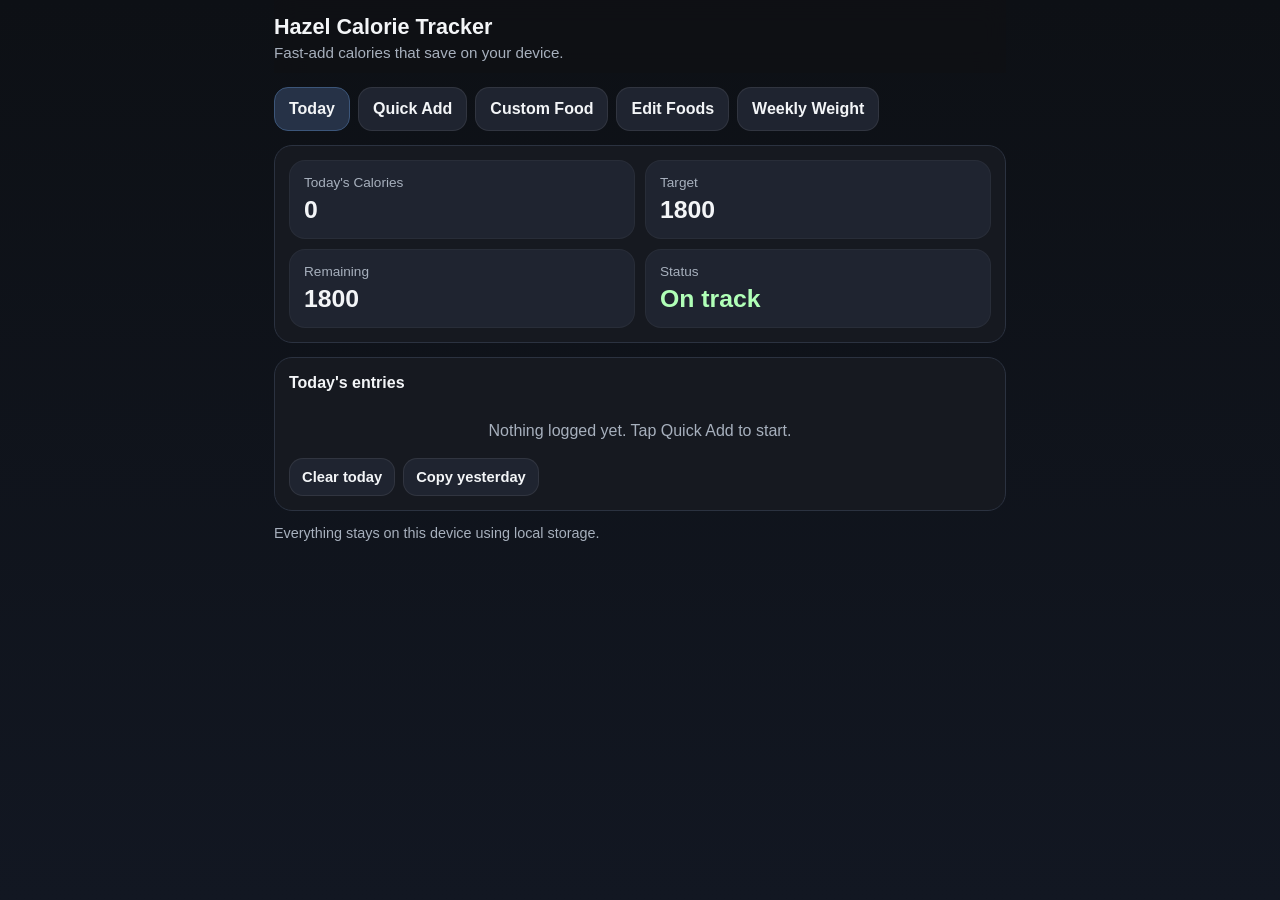
<file: calorie-tracker-v2/index.html>
<!DOCTYPE html>
<html lang="en">
<head>
  <meta charset="UTF-8" />
  <meta name="viewport" content="width=device-width, initial-scale=1.0, viewport-fit=cover" />
  <title>Hazel Calorie Tracker</title>
  <meta name="apple-mobile-web-app-capable" content="yes" />
  <style>
    :root{
      --bg:#0f1115; --card:#171a21; --card2:#1f2430; --text:#f3f5f7; --muted:#a7b0bd;
      --accent:#233042; --accentBorder:#345175; --good:#b0ffb7; --warn:#ffd48b; --bad:#ff9f9f;
      --border:#2b3240; --radius:18px;
    }
    *{box-sizing:border-box;-webkit-tap-highlight-color:transparent}
    body{margin:0;background:linear-gradient(180deg,#0d1015 0%,#121722 100%);color:var(--text);font-family:-apple-system,BlinkMacSystemFont,"Segoe UI",Roboto,sans-serif;min-height:100vh}
    .app{max-width:760px;margin:0 auto;padding:env(safe-area-inset-top) 14px calc(20px + env(safe-area-inset-bottom))}
    .header{position:sticky;top:0;z-index:5;backdrop-filter:blur(12px);background:rgba(15,17,21,.88);padding:14px 0 12px;margin-bottom:14px}
    h1{margin:0 0 4px;font-size:1.35rem}.sub{color:var(--muted);font-size:.95rem}
    .card{background:rgba(23,26,33,.95);border:1px solid var(--border);border-radius:var(--radius);padding:14px;margin-bottom:14px}
    .top-grid{display:grid;grid-template-columns:1fr 1fr;gap:10px}
    .stat{background:var(--card2);border-radius:16px;padding:14px;border:1px solid rgba(255,255,255,.04)}
    .stat-label{color:var(--muted);font-size:.85rem;margin-bottom:6px}.stat-value{font-size:1.55rem;font-weight:700}
    .good{color:var(--good)} .warn{color:var(--warn)} .bad{color:var(--bad)}
    .section-title{font-size:1rem;font-weight:700;margin:2px 0 12px}
    .tabs{display:flex;gap:8px;margin-bottom:12px;overflow-x:auto;padding-bottom:2px}
    .tab{white-space:nowrap}
    .tab.active{background:#263247;border-color:#3c567a}
    .food-row,.entry-row,.edit-row{display:grid;grid-template-columns:1fr auto auto;gap:8px;align-items:center;padding:10px 0;border-top:1px solid rgba(255,255,255,.05)}
    .food-row:first-child,.entry-row:first-child,.edit-row:first-child{border-top:0;padding-top:0}
    .food-name{font-weight:600}.food-cal,.helper,.entry-right,.footer-note,.edit-meta{color:var(--muted)}
    .food-cal,.entry-right,.helper,.footer-note,.edit-meta{font-size:.9rem}
    .qty-pill{min-width:38px;text-align:center;font-weight:700;background:var(--card2);border:1px solid rgba(255,255,255,.06);border-radius:999px;padding:10px 12px}
    .row-actions{display:flex;gap:8px;flex-wrap:wrap}
    button,input{font:inherit}
    button{border:1px solid rgba(255,255,255,.08);border-radius:14px;background:var(--card2);color:var(--text);padding:12px 14px;font-weight:700;cursor:pointer}
    button.primary{background:var(--accent);border-color:var(--accentBorder)}
    button.danger{background:#3b2023;border-color:#7a3d45}
    button:active{transform:scale(.98)}
    button.plus,button.minus{min-width:52px;font-size:1.05rem}
    button.small{padding:10px 12px;font-size:.92rem}
    input{width:100%;background:var(--card2);color:var(--text);border:1px solid rgba(255,255,255,.08);border-radius:14px;padding:12px}
    .form-grid{display:grid;grid-template-columns:1fr 110px;gap:8px;margin-bottom:10px}
    .form-grid-3{display:grid;grid-template-columns:1fr 100px 86px;gap:8px;margin-top:8px}
    .weight-list{display:grid;gap:8px;margin-top:8px}
    .weight-item{display:flex;justify-content:space-between;gap:8px;background:var(--card2);padding:10px 12px;border-radius:14px}
    .empty{text-align:center;padding:18px 10px 6px;color:var(--muted)}
    .toast{position:fixed;left:50%;bottom:22px;transform:translateX(-50%);background:#1e2b3e;border:1px solid #355073;color:white;padding:10px 14px;border-radius:999px;opacity:0;pointer-events:none;transition:opacity .2s ease}
    .toast.show{opacity:1}
    .edit-row{grid-template-columns:1fr 110px auto}
    .edit-calories{width:110px}
    @media (max-width:520px){.top-grid{grid-template-columns:1fr}.form-grid,.form-grid-3,.edit-row{grid-template-columns:1fr}}
  </style>
</head>
<body>
  <div class="app">
    <div class="header">
      <h1>Hazel Calorie Tracker</h1>
      <div class="sub">Fast-add calories that save on your device.</div>
    </div>

    <div class="tabs">
      <button class="tab active" data-tab="today">Today</button>
      <button class="tab" data-tab="foods">Quick Add</button>
      <button class="tab" data-tab="custom">Custom Food</button>
      <button class="tab" data-tab="edit">Edit Foods</button>
      <button class="tab" data-tab="weight">Weekly Weight</button>
    </div>

    <section id="today" class="tab-panel">
      <div class="card">
        <div class="top-grid">
          <div class="stat"><div class="stat-label">Today's Calories</div><div class="stat-value" id="todayCalories">0</div></div>
          <div class="stat"><div class="stat-label">Target</div><div class="stat-value">1800</div></div>
          <div class="stat"><div class="stat-label">Remaining</div><div class="stat-value" id="remainingCalories">1800</div></div>
          <div class="stat"><div class="stat-label">Status</div><div class="stat-value good" id="statusText">On track</div></div>
        </div>
      </div>

      <div class="card">
        <div class="section-title">Today's entries</div>
        <div id="entriesList"></div>
        <div id="entriesEmpty" class="empty">Nothing logged yet. Tap Quick Add to start.</div>
        <div class="row-actions" style="margin-top:12px;">
          <button id="clearTodayBtn" class="small">Clear today</button>
          <button id="copyYesterdayBtn" class="small">Copy yesterday</button>
        </div>
      </div>
    </section>

    <section id="foods" class="tab-panel" style="display:none;">
      <div class="card">
        <div class="section-title">Quick add foods</div>
        <div class="helper" style="margin-bottom:10px;">Tap + to add one serving. Tap − to remove one serving from today.</div>
        <div id="foodsList"></div>
      </div>
    </section>

    <section id="custom" class="tab-panel" style="display:none;">
      <div class="card">
        <div class="section-title">Add a custom food</div>
        <div class="form-grid">
          <input id="customName" placeholder="Food name" />
          <input id="customCalories" type="number" min="0" step="1" placeholder="Calories" />
        </div>
        <button id="addCustomFoodBtn" class="primary">Save custom food</button>
        <div class="helper" style="margin-top:10px;">Example: brand-specific serving sizes, frozen meals, sauces, whatever.</div>
      </div>
    </section>

    <section id="edit" class="tab-panel" style="display:none;">
      <div class="card">
        <div class="section-title">Edit foods</div>
        <div class="helper" style="margin-bottom:10px;">Change calorie amounts here whenever the brand or serving size changes. This updates future entries.</div>
        <div id="editFoodsList"></div>
      </div>
    </section>

    <section id="weight" class="tab-panel" style="display:none;">
      <div class="card">
        <div class="section-title">Weekly weight tracker</div>
        <div class="form-grid-3">
          <input id="weightDate" type="date" />
          <input id="weightValue" type="number" min="0" step="0.1" placeholder="lbs" />
          <button id="addWeightBtn" class="primary">Add</button>
        </div>
        <div class="helper" style="margin-top:10px;">One weigh-in a week is enough.</div>
        <div class="weight-list" id="weightList"></div>
        <div id="weightEmpty" class="empty">No weigh-ins yet.</div>
      </div>
    </section>

    <div class="footer-note">Everything stays on this device using local storage.</div>
  </div>
  <div class="toast" id="toast"></div>

  <script>
    (function () {
      const STORAGE_KEY = 'hazel_calorie_tracker_v3';
      const TARGET_CALORIES = 1800;

      const defaultFoods = [
        { id: 'egg', name: 'Egg', calories: 70 },
        { id: 'bagel', name: 'Plain Bagel', calories: 270 },
        { id: 'cheese', name: 'Cheese Slice', calories: 90 },
        { id: 'ham', name: 'Deli Ham Serving', calories: 60 },
        { id: 'tots', name: 'Tater Tots (1 cup)', calories: 180 },
        { id: 'sausage', name: 'Sausage Serving', calories: 180 },
        { id: 'lettuce', name: 'Lettuce (big nacho amount)', calories: 15 },
        { id: 'chips', name: 'Tortilla Chips Serving', calories: 150 },
        { id: 'ground_beef', name: 'Ground Beef Serving', calories: 200 }
      ];

      function showToast(message) {
        const toast = document.getElementById('toast');
        toast.textContent = message;
        toast.classList.add('show');
        clearTimeout(showToast.timeoutId);
        showToast.timeoutId = setTimeout(() => toast.classList.remove('show'), 1100);
      }

      function dateKey(offsetDays = 0) {
        const d = new Date();
        d.setDate(d.getDate() + offsetDays);
        const year = d.getFullYear();
        const month = String(d.getMonth() + 1).padStart(2, '0');
        const day = String(d.getDate()).padStart(2, '0');
        return `${year}-${month}-${day}`;
      }

      function loadState() {
        try {
          const raw = localStorage.getItem(STORAGE_KEY);
          if (!raw) return { foods: defaultFoods.slice(), logs: {}, weights: [] };
          const parsed = JSON.parse(raw);
          return {
            foods: Array.isArray(parsed.foods) ? parsed.foods : defaultFoods.slice(),
            logs: parsed.logs && typeof parsed.logs === 'object' ? parsed.logs : {},
            weights: Array.isArray(parsed.weights) ? parsed.weights : []
          };
        } catch (error) {
          return { foods: defaultFoods.slice(), logs: {}, weights: [] };
        }
      }

      let state = loadState();

      function saveState() {
        localStorage.setItem(STORAGE_KEY, JSON.stringify(state));
      }

      function getTodayEntries() {
        return Array.isArray(state.logs[dateKey(0)]) ? state.logs[dateKey(0)] : [];
      }

      function setTodayEntries(entries) {
        state.logs[dateKey(0)] = entries;
        saveState();
        renderAll();
      }

      function addFood(foodId) {
        const food = state.foods.find(item => item.id === foodId);
        if (!food) return;
        const entries = getTodayEntries().map(item => ({ ...item }));
        const existing = entries.find(item => item.foodId === foodId);
        if (existing) {
          existing.quantity += 1;
          existing.calories = food.calories;
          existing.name = food.name;
        } else {
          entries.push({ foodId: food.id, name: food.name, calories: food.calories, quantity: 1 });
        }
        setTodayEntries(entries);
        showToast(`Added 1 ${food.name}`);
      }

      function removeFood(foodId) {
        const entries = getTodayEntries().map(item => ({ ...item }));
        const existing = entries.find(item => item.foodId === foodId);
        if (!existing) return;
        existing.quantity -= 1;
        setTodayEntries(entries.filter(item => item.quantity > 0));
      }

      function updateFoodCalories(foodId, newCalories) {
        const food = state.foods.find(item => item.id === foodId);
        if (!food) return;
        food.calories = newCalories;
        saveState();
        renderAll();
        showToast('Calories updated');
      }

      function renameFood(foodId, newName) {
        const food = state.foods.find(item => item.id === foodId);
        if (!food) return;
        food.name = newName;
        saveState();
        renderAll();
        showToast('Food updated');
      }

      function deleteFood(foodId) {
        state.foods = state.foods.filter(item => item.id !== foodId);
        const todayEntries = getTodayEntries().filter(item => item.foodId !== foodId);
        state.logs[dateKey(0)] = todayEntries;
        saveState();
        renderAll();
        showToast('Food deleted');
      }

      function renderToday() {
        const entries = getTodayEntries();
        const list = document.getElementById('entriesList');
        const empty = document.getElementById('entriesEmpty');
        list.innerHTML = '';

        let total = 0;
        for (const entry of entries) {
          const entryTotal = entry.calories * entry.quantity;
          total += entryTotal;
          const row = document.createElement('div');
          row.className = 'entry-row';
          row.innerHTML = `
            <div>
              <div class="food-name">${entry.name}</div>
              <div class="food-cal">${entry.calories} cal × ${entry.quantity}</div>
            </div>
            <div class="entry-right">${entryTotal} cal</div>
            <div class="row-actions">
              <button class="minus small" data-action="remove" data-id="${entry.foodId}">−</button>
              <button class="plus primary small" data-action="add" data-id="${entry.foodId}">+</button>
            </div>
          `;
          list.appendChild(row);
        }

        empty.style.display = entries.length ? 'none' : 'block';
        document.getElementById('todayCalories').textContent = total;
        const remaining = TARGET_CALORIES - total;
        document.getElementById('remainingCalories').textContent = remaining;
        const status = document.getElementById('statusText');
        status.className = 'stat-value';
        if (remaining >= 400) {
          status.textContent = 'On track';
          status.classList.add('good');
        } else if (remaining >= 0) {
          status.textContent = 'Close';
          status.classList.add('warn');
        } else {
          status.textContent = 'Over';
          status.classList.add('bad');
        }
      }

      function renderFoods() {
        const foodsList = document.getElementById('foodsList');
        const todayEntries = getTodayEntries();
        foodsList.innerHTML = '';
        for (const food of state.foods) {
          const todayEntry = todayEntries.find(item => item.foodId === food.id);
          const quantity = todayEntry ? todayEntry.quantity : 0;
          const row = document.createElement('div');
          row.className = 'food-row';
          row.innerHTML = `
            <div>
              <div class="food-name">${food.name}</div>
              <div class="food-cal">${food.calories} cal per serving</div>
            </div>
            <div class="qty-pill">${quantity}</div>
            <div class="row-actions">
              <button class="minus" data-action="remove" data-id="${food.id}">−</button>
              <button class="plus primary" data-action="add" data-id="${food.id}">+</button>
            </div>
          `;
          foodsList.appendChild(row);
        }
      }

      function renderEditFoods() {
        const editFoodsList = document.getElementById('editFoodsList');
        editFoodsList.innerHTML = '';
        for (const food of state.foods) {
          const row = document.createElement('div');
          row.className = 'edit-row';
          row.innerHTML = `
            <div>
              <input value="${food.name.replace(/"/g, '&quot;')}" data-edit-name="${food.id}" />
              <div class="edit-meta">Current serving: ${food.calories} calories</div>
            </div>
            <input class="edit-calories" type="number" min="0" step="1" value="${food.calories}" data-edit-calories="${food.id}" />
            <div class="row-actions">
              <button class="primary small" data-action="save-edit" data-id="${food.id}">Save</button>
              <button class="danger small" data-action="delete-food" data-id="${food.id}">Delete</button>
            </div>
          `;
          editFoodsList.appendChild(row);
        }
      }

      function renderWeights() {
        const list = document.getElementById('weightList');
        const empty = document.getElementById('weightEmpty');
        list.innerHTML = '';
        const sorted = [...state.weights].sort((a, b) => b.date.localeCompare(a.date));
        for (const item of sorted) {
          const row = document.createElement('div');
          row.className = 'weight-item';
          row.innerHTML = `<span>${item.date}</span><span>${item.weight} lbs</span>`;
          list.appendChild(row);
        }
        empty.style.display = sorted.length ? 'none' : 'block';
      }

      function renderAll() {
        renderToday();
        renderFoods();
        renderEditFoods();
        renderWeights();
      }

      function switchTab(tabName) {
        document.querySelectorAll('.tab').forEach(tab => {
          tab.classList.toggle('active', tab.dataset.tab === tabName);
        });
        document.querySelectorAll('.tab-panel').forEach(panel => {
          panel.style.display = panel.id === tabName ? 'block' : 'none';
        });
      }

      document.addEventListener('click', function (event) {
        const button = event.target.closest('[data-action]');
        if (button) {
          const action = button.dataset.action;
          const id = button.dataset.id;
          if (action === 'add') return void addFood(id);
          if (action === 'remove') return void removeFood(id);
          if (action === 'save-edit') {
            const nameInput = document.querySelector(`[data-edit-name="${id}"]`);
            const caloriesInput = document.querySelector(`[data-edit-calories="${id}"]`);
            const newName = nameInput.value.trim();
            const newCalories = Number(caloriesInput.value);
            if (!newName || !Number.isFinite(newCalories) || newCalories < 0) {
              alert('Add a valid name and calories first.');
              return;
            }
            renameFood(id, newName);
            updateFoodCalories(id, newCalories);
            return;
          }
          if (action === 'delete-food') {
            if (!confirm('Delete this food?')) return;
            deleteFood(id);
            return;
          }
        }

        const tabButton = event.target.closest('.tab');
        if (tabButton) {
          switchTab(tabButton.dataset.tab);
          return;
        }

        if (event.target.id === 'addCustomFoodBtn') {
          const nameInput = document.getElementById('customName');
          const calorieInput = document.getElementById('customCalories');
          const name = nameInput.value.trim();
          const calories = Number(calorieInput.value);
          if (!name || !Number.isFinite(calories) || calories < 0) {
            alert('Add a food name and calories first.');
            return;
          }
          state.foods.push({ id: 'custom_' + Date.now(), name, calories });
          saveState();
          nameInput.value = '';
          calorieInput.value = '';
          renderAll();
          switchTab('edit');
          showToast('Custom food saved');
          return;
        }

        if (event.target.id === 'addWeightBtn') {
          const dateInput = document.getElementById('weightDate');
          const weightInput = document.getElementById('weightValue');
          const date = dateInput.value;
          const weight = Number(weightInput.value);
          if (!date || !Number.isFinite(weight) || weight <= 0) {
            alert('Add a date and weight first.');
            return;
          }
          const existingIndex = state.weights.findIndex(item => item.date === date);
          if (existingIndex >= 0) state.weights[existingIndex].weight = weight;
          else state.weights.push({ date, weight });
          saveState();
          weightInput.value = '';
          renderWeights();
          showToast('Weight saved');
          return;
        }

        if (event.target.id === 'clearTodayBtn') {
          if (!confirm("Clear today's entries?")) return;
          state.logs[dateKey(0)] = [];
          saveState();
          renderAll();
          return;
        }

        if (event.target.id === 'copyYesterdayBtn') {
          const yesterdayEntries = state.logs[dateKey(-1)] || [];
          if (!yesterdayEntries.length) {
            alert('No entries from yesterday to copy.');
            return;
          }
          state.logs[dateKey(0)] = JSON.parse(JSON.stringify(yesterdayEntries));
          saveState();
          renderAll();
          showToast('Copied yesterday');
          return;
        }
      });

      document.getElementById('weightDate').value = dateKey(0);
      renderAll();
    })();
  </script>
</body>
</html>
</file>
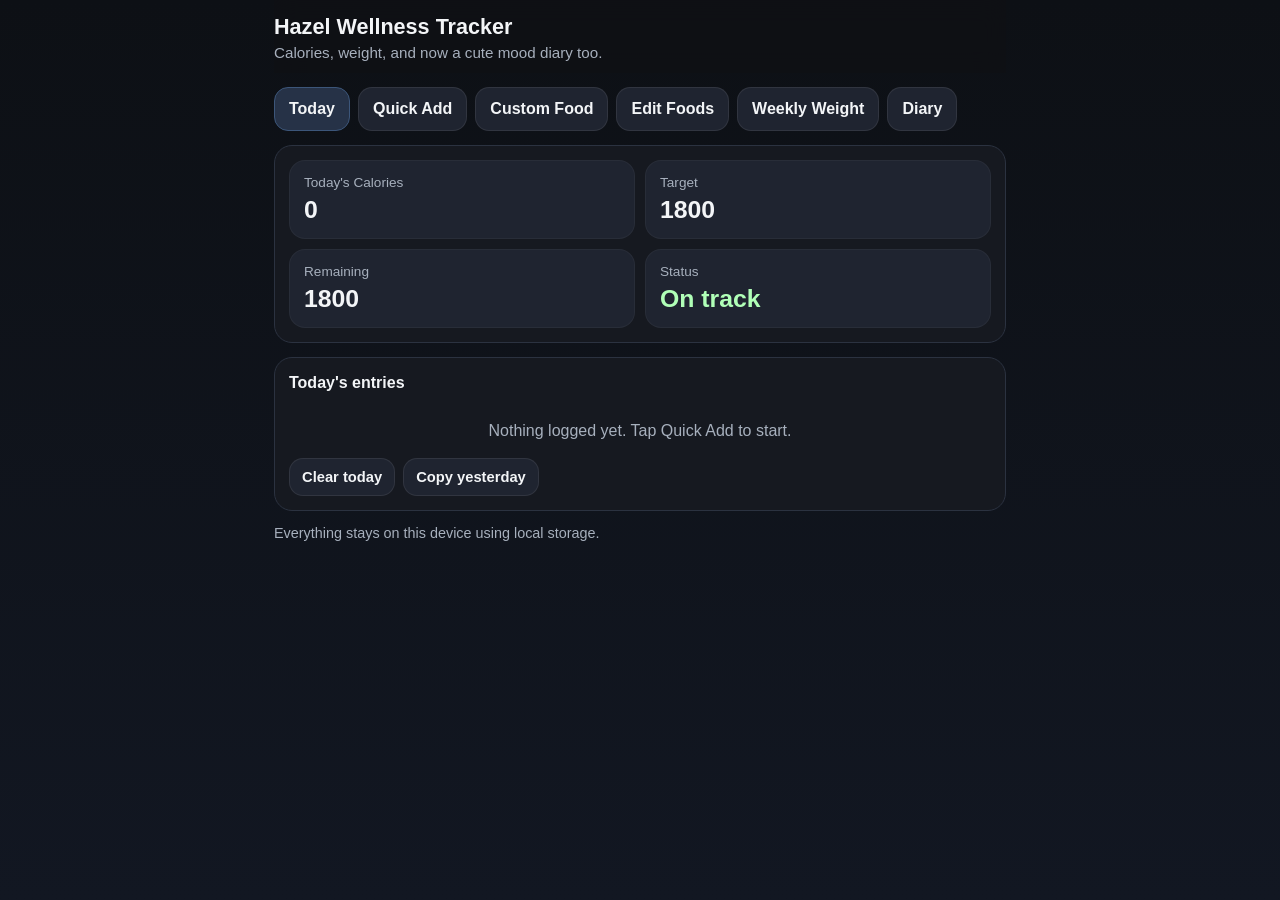
<file: calorie-tracker-v3/index.html>
<!DOCTYPE html>
<html lang="en">
<head>
  <meta charset="UTF-8" />
  <meta name="viewport" content="width=device-width, initial-scale=1.0, viewport-fit=cover" />
  <title>Hazel Wellness Tracker</title>
  <meta name="apple-mobile-web-app-capable" content="yes" />
  <style>
    :root{
      --bg:#0f1115; --card:#171a21; --card2:#1f2430; --text:#f3f5f7; --muted:#a7b0bd;
      --accent:#233042; --accentBorder:#345175; --good:#b0ffb7; --warn:#ffd48b; --bad:#ff9f9f;
      --border:#2b3240; --radius:18px;
      --pink-bg:#fff3f9; --pink-card:#ffe6f1; --pink-card-2:#ffd5e8; --pink-text:#5c2940; --pink-muted:#8d5d73; --pink-border:#efbdd2;
      --pink-accent:#f6a7c8; --pink-accent-2:#e984b1;
    }
    *{box-sizing:border-box;-webkit-tap-highlight-color:transparent}
    body{margin:0;background:linear-gradient(180deg,#0d1015 0%,#121722 100%);color:var(--text);font-family:-apple-system,BlinkMacSystemFont,"Segoe UI",Roboto,sans-serif;min-height:100vh}
    .app{max-width:760px;margin:0 auto;padding:env(safe-area-inset-top) 14px calc(20px + env(safe-area-inset-bottom))}
    .header{position:sticky;top:0;z-index:5;backdrop-filter:blur(12px);background:rgba(15,17,21,.88);padding:14px 0 12px;margin-bottom:14px}
    h1{margin:0 0 4px;font-size:1.35rem}.sub{color:var(--muted);font-size:.95rem}
    .card{background:rgba(23,26,33,.95);border:1px solid var(--border);border-radius:var(--radius);padding:14px;margin-bottom:14px}
    .top-grid{display:grid;grid-template-columns:1fr 1fr;gap:10px}
    .stat{background:var(--card2);border-radius:16px;padding:14px;border:1px solid rgba(255,255,255,.04)}
    .stat-label{color:var(--muted);font-size:.85rem;margin-bottom:6px}.stat-value{font-size:1.55rem;font-weight:700}
    .good{color:var(--good)} .warn{color:var(--warn)} .bad{color:var(--bad)}
    .section-title{font-size:1rem;font-weight:700;margin:2px 0 12px}
    .tabs{display:flex;gap:8px;margin-bottom:12px;overflow-x:auto;padding-bottom:2px}
    .tab{white-space:nowrap}
    .tab.active{background:#263247;border-color:#3c567a}
    .food-row,.entry-row,.edit-row,.diary-bar-row{display:grid;gap:8px;align-items:center;padding:10px 0;border-top:1px solid rgba(255,255,255,.05)}
    .food-row:first-child,.entry-row:first-child,.edit-row:first-child,.diary-bar-row:first-child{border-top:0;padding-top:0}
    .food-row,.entry-row{grid-template-columns:1fr auto auto}
    .edit-row{grid-template-columns:1fr 110px auto}
    .food-name{font-weight:600}.food-cal,.helper,.entry-right,.footer-note,.edit-meta{color:var(--muted)}
    .food-cal,.entry-right,.helper,.footer-note,.edit-meta{font-size:.9rem}
    .qty-pill{min-width:38px;text-align:center;font-weight:700;background:var(--card2);border:1px solid rgba(255,255,255,.06);border-radius:999px;padding:10px 12px}
    .row-actions{display:flex;gap:8px;flex-wrap:wrap}
    button,input,textarea{font:inherit}
    button{border:1px solid rgba(255,255,255,.08);border-radius:14px;background:var(--card2);color:var(--text);padding:12px 14px;font-weight:700;cursor:pointer}
    button.primary{background:var(--accent);border-color:var(--accentBorder)}
    button.danger{background:#3b2023;border-color:#7a3d45}
    button:active{transform:scale(.98)}
    button.plus,button.minus{min-width:52px;font-size:1.05rem}
    button.small{padding:10px 12px;font-size:.92rem}
    input,textarea,select{width:100%;background:var(--card2);color:var(--text);border:1px solid rgba(255,255,255,.08);border-radius:14px;padding:12px}
    textarea{min-height:130px;resize:vertical}
    .form-grid{display:grid;grid-template-columns:1fr 110px;gap:8px;margin-bottom:10px}
    .form-grid-3{display:grid;grid-template-columns:1fr 100px 86px;gap:8px;margin-top:8px}
    .weight-list{display:grid;gap:8px;margin-top:8px}
    .weight-item{display:flex;justify-content:space-between;gap:8px;background:var(--card2);padding:10px 12px;border-radius:14px}
    .empty{text-align:center;padding:18px 10px 6px;color:var(--muted)}
    .toast{position:fixed;left:50%;bottom:22px;transform:translateX(-50%);background:#1e2b3e;border:1px solid #355073;color:white;padding:10px 14px;border-radius:999px;opacity:0;pointer-events:none;transition:opacity .2s ease}
    .toast.show{opacity:1}

    .diary-shell{background:linear-gradient(180deg,var(--pink-bg),#fff);color:var(--pink-text);border-color:var(--pink-border)}
    .diary-shell .section-title,.diary-shell .helper,.diary-shell .food-cal,.diary-shell .edit-meta{color:var(--pink-muted)}
    .diary-shell input,.diary-shell textarea,.diary-shell select{background:rgba(255,255,255,.72);color:var(--pink-text);border:1px solid var(--pink-border)}
    .diary-shell button{background:var(--pink-card-2);color:var(--pink-text);border:1px solid var(--pink-border)}
    .diary-shell button.primary{background:linear-gradient(180deg,var(--pink-accent),var(--pink-accent-2));color:white;border-color:#dc7ca7}
    .diary-top{display:grid;grid-template-columns:1fr 100px;gap:8px;margin-bottom:10px}
    .diary-entry-card{background:rgba(255,255,255,.72);border:1px solid var(--pink-border);border-radius:16px;padding:12px;margin-top:12px}
    .diary-entry-head{display:flex;justify-content:space-between;gap:10px;align-items:center;margin-bottom:8px}
    .diary-entry-date{font-weight:700;color:var(--pink-text)}
    .diary-entry-score{font-weight:700;color:#a33c67}
    .diary-entry-text{white-space:pre-wrap;line-height:1.45;color:var(--pink-text)}
    .mood-bars{display:grid;gap:10px}
    .diary-bar-row{grid-template-columns:98px 1fr 52px;border-top:none;padding:0}
    .bar-label{font-size:.9rem;color:var(--pink-muted)}
    .bar-track{height:18px;background:rgba(255,255,255,.65);border:1px solid var(--pink-border);border-radius:999px;overflow:hidden}
    .bar-fill{height:100%;background:linear-gradient(90deg,#f7bdd6,#ea84b1);border-radius:999px}
    .bar-score{text-align:right;font-weight:700;color:#a33c67}

    @media (max-width:520px){
      .top-grid{grid-template-columns:1fr}
      .form-grid,.form-grid-3,.edit-row,.diary-top{grid-template-columns:1fr}
      .diary-bar-row{grid-template-columns:1fr}
      .bar-score{text-align:left}
    }
  </style>
</head>
<body>
  <div class="app">
    <div class="header">
      <h1>Hazel Wellness Tracker</h1>
      <div class="sub">Calories, weight, and now a cute mood diary too.</div>
    </div>

    <div class="tabs">
      <button class="tab active" data-tab="today">Today</button>
      <button class="tab" data-tab="foods">Quick Add</button>
      <button class="tab" data-tab="custom">Custom Food</button>
      <button class="tab" data-tab="edit">Edit Foods</button>
      <button class="tab" data-tab="weight">Weekly Weight</button>
      <button class="tab" data-tab="diary">Diary</button>
    </div>

    <section id="today" class="tab-panel">
      <div class="card">
        <div class="top-grid">
          <div class="stat"><div class="stat-label">Today's Calories</div><div class="stat-value" id="todayCalories">0</div></div>
          <div class="stat"><div class="stat-label">Target</div><div class="stat-value">1800</div></div>
          <div class="stat"><div class="stat-label">Remaining</div><div class="stat-value" id="remainingCalories">1800</div></div>
          <div class="stat"><div class="stat-label">Status</div><div class="stat-value good" id="statusText">On track</div></div>
        </div>
      </div>

      <div class="card">
        <div class="section-title">Today's entries</div>
        <div id="entriesList"></div>
        <div id="entriesEmpty" class="empty">Nothing logged yet. Tap Quick Add to start.</div>
        <div class="row-actions" style="margin-top:12px;">
          <button id="clearTodayBtn" class="small">Clear today</button>
          <button id="copyYesterdayBtn" class="small">Copy yesterday</button>
        </div>
      </div>
    </section>

    <section id="foods" class="tab-panel" style="display:none;">
      <div class="card">
        <div class="section-title">Quick add foods</div>
        <div class="helper" style="margin-bottom:10px;">Tap + to add one serving. Tap − to remove one serving from today.</div>
        <div id="foodsList"></div>
      </div>
    </section>

    <section id="custom" class="tab-panel" style="display:none;">
      <div class="card">
        <div class="section-title">Add a custom food</div>
        <div class="form-grid">
          <input id="customName" placeholder="Food name" />
          <input id="customCalories" type="number" min="0" step="1" placeholder="Calories" />
        </div>
        <button id="addCustomFoodBtn" class="primary">Save custom food</button>
        <div class="helper" style="margin-top:10px;">Example: brand-specific serving sizes, frozen meals, sauces, whatever.</div>
      </div>
    </section>

    <section id="edit" class="tab-panel" style="display:none;">
      <div class="card">
        <div class="section-title">Edit foods</div>
        <div class="helper" style="margin-bottom:10px;">Change calorie amounts here whenever the brand or serving size changes. This updates future entries.</div>
        <div id="editFoodsList"></div>
      </div>
    </section>

    <section id="weight" class="tab-panel" style="display:none;">
      <div class="card">
        <div class="section-title">Weekly weight tracker</div>
        <div class="form-grid-3">
          <input id="weightDate" type="date" />
          <input id="weightValue" type="number" min="0" step="0.1" placeholder="lbs" />
          <button id="addWeightBtn" class="primary">Add</button>
        </div>
        <div class="helper" style="margin-top:10px;">One weigh-in a week is enough.</div>
        <div class="weight-list" id="weightList"></div>
        <div id="weightEmpty" class="empty">No weigh-ins yet.</div>
      </div>
    </section>

    <section id="diary" class="tab-panel" style="display:none;">
      <div class="card diary-shell">
        <div class="section-title">Diary entry</div>
        <div class="helper" style="margin-bottom:10px;">Cute little mood log. Write whatever happened, then rate how the day felt.</div>
        <div class="diary-top">
          <input id="diaryDate" type="date" />
          <select id="diaryMood">
            <option value="1">1/10</option>
            <option value="2">2/10</option>
            <option value="3">3/10</option>
            <option value="4">4/10</option>
            <option value="5">5/10</option>
            <option value="6">6/10</option>
            <option value="7">7/10</option>
            <option value="8">8/10</option>
            <option value="9">9/10</option>
            <option value="10">10/10</option>
          </select>
        </div>
        <textarea id="diaryText" placeholder="What happened today?"></textarea>
        <div class="row-actions" style="margin-top:10px;">
          <button id="saveDiaryBtn" class="primary">Save diary entry</button>
        </div>
      </div>

      <div class="card diary-shell">
        <div class="section-title">Mood trend bars</div>
        <div class="helper" style="margin-bottom:10px;">Newest entries show first so you can spot patterns over time.</div>
        <div id="moodBars"></div>
        <div id="moodBarsEmpty" class="empty" style="color:var(--pink-muted);">No mood entries yet.</div>
      </div>

      <div class="card diary-shell">
        <div class="section-title">Diary history</div>
        <div id="diaryEntriesList"></div>
        <div id="diaryEntriesEmpty" class="empty" style="color:var(--pink-muted);">No diary entries yet.</div>
      </div>
    </section>

    <div class="footer-note">Everything stays on this device using local storage.</div>
  </div>
  <div class="toast" id="toast"></div>

  <script>
    (function () {
      const STORAGE_KEY = 'hazel_wellness_tracker_v1';
      const LEGACY_KEY = 'hazel_calorie_tracker_v3';
      const TARGET_CALORIES = 1800;

      const defaultFoods = [
        { id: 'egg', name: 'Egg', calories: 70 },
        { id: 'bagel', name: 'Plain Bagel', calories: 270 },
        { id: 'cheese', name: 'Cheese Slice', calories: 90 },
        { id: 'ham', name: 'Deli Ham Serving', calories: 60 },
        { id: 'tots', name: 'Tater Tots (1 cup)', calories: 180 },
        { id: 'sausage', name: 'Sausage Serving', calories: 180 },
        { id: 'lettuce', name: 'Lettuce (big nacho amount)', calories: 15 },
        { id: 'chips', name: 'Tortilla Chips Serving', calories: 150 },
        { id: 'ground_beef', name: 'Ground Beef Serving', calories: 200 }
      ];

      function showToast(message) {
        const toast = document.getElementById('toast');
        toast.textContent = message;
        toast.classList.add('show');
        clearTimeout(showToast.timeoutId);
        showToast.timeoutId = setTimeout(() => toast.classList.remove('show'), 1100);
      }

      function dateKey(offsetDays = 0) {
        const d = new Date();
        d.setDate(d.getDate() + offsetDays);
        const year = d.getFullYear();
        const month = String(d.getMonth() + 1).padStart(2, '0');
        const day = String(d.getDate()).padStart(2, '0');
        return `${year}-${month}-${day}`;
      }

      function prettyDate(dateString) {
        const [year, month, day] = dateString.split('-').map(Number);
        const date = new Date(year, month - 1, day);
        return date.toLocaleDateString(undefined, { month: 'long', day: 'numeric' });
      }

      function loadState() {
        try {
          const raw = localStorage.getItem(STORAGE_KEY);
          if (raw) {
            const parsed = JSON.parse(raw);
            return {
              foods: Array.isArray(parsed.foods) ? parsed.foods : defaultFoods.slice(),
              logs: parsed.logs && typeof parsed.logs === 'object' ? parsed.logs : {},
              weights: Array.isArray(parsed.weights) ? parsed.weights : [],
              diaryEntries: Array.isArray(parsed.diaryEntries) ? parsed.diaryEntries : []
            };
          }

          const legacyRaw = localStorage.getItem(LEGACY_KEY);
          if (legacyRaw) {
            const legacyParsed = JSON.parse(legacyRaw);
            return {
              foods: Array.isArray(legacyParsed.foods) ? legacyParsed.foods : defaultFoods.slice(),
              logs: legacyParsed.logs && typeof legacyParsed.logs === 'object' ? legacyParsed.logs : {},
              weights: Array.isArray(legacyParsed.weights) ? legacyParsed.weights : [],
              diaryEntries: []
            };
          }
        } catch (error) {}

        return { foods: defaultFoods.slice(), logs: {}, weights: [], diaryEntries: [] };
      }

      let state = loadState();

      function saveState() {
        localStorage.setItem(STORAGE_KEY, JSON.stringify(state));
      }

      function getTodayEntries() {
        return Array.isArray(state.logs[dateKey(0)]) ? state.logs[dateKey(0)] : [];
      }

      function setTodayEntries(entries) {
        state.logs[dateKey(0)] = entries;
        saveState();
        renderAll();
      }

      function addFood(foodId) {
        const food = state.foods.find(item => item.id === foodId);
        if (!food) return;
        const entries = getTodayEntries().map(item => ({ ...item }));
        const existing = entries.find(item => item.foodId === foodId);
        if (existing) {
          existing.quantity += 1;
          existing.calories = food.calories;
          existing.name = food.name;
        } else {
          entries.push({ foodId: food.id, name: food.name, calories: food.calories, quantity: 1 });
        }
        setTodayEntries(entries);
        showToast(`Added 1 ${food.name}`);
      }

      function removeFood(foodId) {
        const entries = getTodayEntries().map(item => ({ ...item }));
        const existing = entries.find(item => item.foodId === foodId);
        if (!existing) return;
        existing.quantity -= 1;
        setTodayEntries(entries.filter(item => item.quantity > 0));
      }

      function updateFoodCalories(foodId, newCalories) {
        const food = state.foods.find(item => item.id === foodId);
        if (!food) return;
        food.calories = newCalories;
        saveState();
        renderAll();
        showToast('Calories updated');
      }

      function renameFood(foodId, newName) {
        const food = state.foods.find(item => item.id === foodId);
        if (!food) return;
        food.name = newName;
        saveState();
        renderAll();
        showToast('Food updated');
      }

      function deleteFood(foodId) {
        state.foods = state.foods.filter(item => item.id !== foodId);
        state.logs[dateKey(0)] = getTodayEntries().filter(item => item.foodId !== foodId);
        saveState();
        renderAll();
        showToast('Food deleted');
      }

      function saveDiaryEntry(entryDate, mood, text) {
        const existingIndex = state.diaryEntries.findIndex(item => item.date === entryDate);
        const newEntry = { date: entryDate, mood, text };
        if (existingIndex >= 0) state.diaryEntries[existingIndex] = newEntry;
        else state.diaryEntries.push(newEntry);
        state.diaryEntries.sort((a, b) => b.date.localeCompare(a.date));
        saveState();
        renderDiary();
        showToast('Diary entry saved');
      }

      function deleteDiaryEntry(entryDate) {
        state.diaryEntries = state.diaryEntries.filter(item => item.date !== entryDate);
        saveState();
        renderDiary();
        showToast('Diary entry deleted');
      }

      function fillDiaryForm(entryDate) {
        const entry = state.diaryEntries.find(item => item.date === entryDate);
        if (!entry) return;
        document.getElementById('diaryDate').value = entry.date;
        document.getElementById('diaryMood').value = String(entry.mood);
        document.getElementById('diaryText').value = entry.text;
        showToast('Loaded entry for editing');
      }

      function renderToday() {
        const entries = getTodayEntries();
        const list = document.getElementById('entriesList');
        const empty = document.getElementById('entriesEmpty');
        list.innerHTML = '';

        let total = 0;
        for (const entry of entries) {
          const entryTotal = entry.calories * entry.quantity;
          total += entryTotal;
          const row = document.createElement('div');
          row.className = 'entry-row';
          row.innerHTML = `
            <div>
              <div class="food-name">${entry.name}</div>
              <div class="food-cal">${entry.calories} cal × ${entry.quantity}</div>
            </div>
            <div class="entry-right">${entryTotal} cal</div>
            <div class="row-actions">
              <button class="minus small" data-action="remove" data-id="${entry.foodId}">−</button>
              <button class="plus primary small" data-action="add" data-id="${entry.foodId}">+</button>
            </div>
          `;
          list.appendChild(row);
        }

        empty.style.display = entries.length ? 'none' : 'block';
        document.getElementById('todayCalories').textContent = total;
        const remaining = TARGET_CALORIES - total;
        document.getElementById('remainingCalories').textContent = remaining;
        const status = document.getElementById('statusText');
        status.className = 'stat-value';
        if (remaining >= 400) {
          status.textContent = 'On track';
          status.classList.add('good');
        } else if (remaining >= 0) {
          status.textContent = 'Close';
          status.classList.add('warn');
        } else {
          status.textContent = 'Over';
          status.classList.add('bad');
        }
      }

      function renderFoods() {
        const foodsList = document.getElementById('foodsList');
        const todayEntries = getTodayEntries();
        foodsList.innerHTML = '';
        for (const food of state.foods) {
          const todayEntry = todayEntries.find(item => item.foodId === food.id);
          const quantity = todayEntry ? todayEntry.quantity : 0;
          const row = document.createElement('div');
          row.className = 'food-row';
          row.innerHTML = `
            <div>
              <div class="food-name">${food.name}</div>
              <div class="food-cal">${food.calories} cal per serving</div>
            </div>
            <div class="qty-pill">${quantity}</div>
            <div class="row-actions">
              <button class="minus" data-action="remove" data-id="${food.id}">−</button>
              <button class="plus primary" data-action="add" data-id="${food.id}">+</button>
            </div>
          `;
          foodsList.appendChild(row);
        }
      }

      function renderEditFoods() {
        const editFoodsList = document.getElementById('editFoodsList');
        editFoodsList.innerHTML = '';
        for (const food of state.foods) {
          const row = document.createElement('div');
          row.className = 'edit-row';
          row.innerHTML = `
            <div>
              <input value="${food.name.replace(/"/g, '&quot;')}" data-edit-name="${food.id}" />
              <div class="edit-meta">Current serving: ${food.calories} calories</div>
            </div>
            <input class="edit-calories" type="number" min="0" step="1" value="${food.calories}" data-edit-calories="${food.id}" />
            <div class="row-actions">
              <button class="primary small" data-action="save-edit" data-id="${food.id}">Save</button>
              <button class="danger small" data-action="delete-food" data-id="${food.id}">Delete</button>
            </div>
          `;
          editFoodsList.appendChild(row);
        }
      }

      function renderWeights() {
        const list = document.getElementById('weightList');
        const empty = document.getElementById('weightEmpty');
        list.innerHTML = '';
        const sorted = [...state.weights].sort((a, b) => b.date.localeCompare(a.date));
        for (const item of sorted) {
          const row = document.createElement('div');
          row.className = 'weight-item';
          row.innerHTML = `<span>${item.date}</span><span>${item.weight} lbs</span>`;
          list.appendChild(row);
        }
        empty.style.display = sorted.length ? 'none' : 'block';
      }

      function renderDiary() {
        const moodBars = document.getElementById('moodBars');
        const moodBarsEmpty = document.getElementById('moodBarsEmpty');
        const diaryEntriesList = document.getElementById('diaryEntriesList');
        const diaryEntriesEmpty = document.getElementById('diaryEntriesEmpty');
        moodBars.innerHTML = '';
        diaryEntriesList.innerHTML = '';

        const entries = [...state.diaryEntries].sort((a, b) => b.date.localeCompare(a.date));
        moodBarsEmpty.style.display = entries.length ? 'none' : 'block';
        diaryEntriesEmpty.style.display = entries.length ? 'none' : 'block';

        for (const entry of entries) {
          const barRow = document.createElement('div');
          barRow.className = 'diary-bar-row';
          barRow.innerHTML = `
            <div class="bar-label">${prettyDate(entry.date)}</div>
            <div class="bar-track"><div class="bar-fill" style="width:${entry.mood * 10}%"></div></div>
            <div class="bar-score">${entry.mood}/10</div>
          `;
          moodBars.appendChild(barRow);

          const card = document.createElement('div');
          card.className = 'diary-entry-card';
          card.innerHTML = `
            <div class="diary-entry-head">
              <div class="diary-entry-date">${prettyDate(entry.date)}</div>
              <div class="diary-entry-score">${entry.mood}/10</div>
            </div>
            <div class="diary-entry-text">${entry.text ? entry.text.replace(/</g, '&lt;').replace(/>/g, '&gt;') : '<em>No text added.</em>'}</div>
            <div class="row-actions" style="margin-top:10px;">
              <button class="small" data-action="load-diary" data-date="${entry.date}">Edit</button>
              <button class="danger small" data-action="delete-diary" data-date="${entry.date}">Delete</button>
            </div>
          `;
          diaryEntriesList.appendChild(card);
        }
      }

      function renderAll() {
        renderToday();
        renderFoods();
        renderEditFoods();
        renderWeights();
        renderDiary();
      }

      function switchTab(tabName) {
        document.querySelectorAll('.tab').forEach(tab => {
          tab.classList.toggle('active', tab.dataset.tab === tabName);
        });
        document.querySelectorAll('.tab-panel').forEach(panel => {
          panel.style.display = panel.id === tabName ? 'block' : 'none';
        });
      }

      document.addEventListener('click', function (event) {
        const button = event.target.closest('[data-action]');
        if (button) {
          const action = button.dataset.action;
          const id = button.dataset.id;
          const date = button.dataset.date;
          if (action === 'add') return void addFood(id);
          if (action === 'remove') return void removeFood(id);
          if (action === 'save-edit') {
            const nameInput = document.querySelector(`[data-edit-name="${id}"]`);
            const caloriesInput = document.querySelector(`[data-edit-calories="${id}"]`);
            const newName = nameInput.value.trim();
            const newCalories = Number(caloriesInput.value);
            if (!newName || !Number.isFinite(newCalories) || newCalories < 0) {
              alert('Add a valid name and calories first.');
              return;
            }
            renameFood(id, newName);
            updateFoodCalories(id, newCalories);
            return;
          }
          if (action === 'delete-food') {
            if (!confirm('Delete this food?')) return;
            deleteFood(id);
            return;
          }
          if (action === 'load-diary') {
            fillDiaryForm(date);
            switchTab('diary');
            return;
          }
          if (action === 'delete-diary') {
            if (!confirm('Delete this diary entry?')) return;
            deleteDiaryEntry(date);
            return;
          }
        }

        const tabButton = event.target.closest('.tab');
        if (tabButton) {
          switchTab(tabButton.dataset.tab);
          return;
        }

        if (event.target.id === 'addCustomFoodBtn') {
          const nameInput = document.getElementById('customName');
          const calorieInput = document.getElementById('customCalories');
          const name = nameInput.value.trim();
          const calories = Number(calorieInput.value);
          if (!name || !Number.isFinite(calories) || calories < 0) {
            alert('Add a food name and calories first.');
            return;
          }
          state.foods.push({ id: 'custom_' + Date.now(), name, calories });
          saveState();
          nameInput.value = '';
          calorieInput.value = '';
          renderAll();
          switchTab('edit');
          showToast('Custom food saved');
          return;
        }

        if (event.target.id === 'addWeightBtn') {
          const dateInput = document.getElementById('weightDate');
          const weightInput = document.getElementById('weightValue');
          const date = dateInput.value;
          const weight = Number(weightInput.value);
          if (!date || !Number.isFinite(weight) || weight <= 0) {
            alert('Add a date and weight first.');
            return;
          }
          const existingIndex = state.weights.findIndex(item => item.date === date);
          if (existingIndex >= 0) state.weights[existingIndex].weight = weight;
          else state.weights.push({ date, weight });
          saveState();
          weightInput.value = '';
          renderWeights();
          showToast('Weight saved');
          return;
        }

        if (event.target.id === 'saveDiaryBtn') {
          const diaryDate = document.getElementById('diaryDate').value;
          const diaryMood = Number(document.getElementById('diaryMood').value);
          const diaryText = document.getElementById('diaryText').value.trim();
          if (!diaryDate) {
            alert('Pick a date first.');
            return;
          }
          saveDiaryEntry(diaryDate, diaryMood, diaryText);
          document.getElementById('diaryText').value = '';
          document.getElementById('diaryMood').value = '5';
          document.getElementById('diaryDate').value = dateKey(0);
          return;
        }

        if (event.target.id === 'clearTodayBtn') {
          if (!confirm("Clear today's entries?")) return;
          state.logs[dateKey(0)] = [];
          saveState();
          renderAll();
          return;
        }

        if (event.target.id === 'copyYesterdayBtn') {
          const yesterdayEntries = state.logs[dateKey(-1)] || [];
          if (!yesterdayEntries.length) {
            alert('No entries from yesterday to copy.');
            return;
          }
          state.logs[dateKey(0)] = JSON.parse(JSON.stringify(yesterdayEntries));
          saveState();
          renderAll();
          showToast('Copied yesterday');
          return;
        }
      });

      document.getElementById('weightDate').value = dateKey(0);
      document.getElementById('diaryDate').value = dateKey(0);
      document.getElementById('diaryMood').value = '5';
      renderAll();
    })();
  </script>
</body>
</html>
</file>
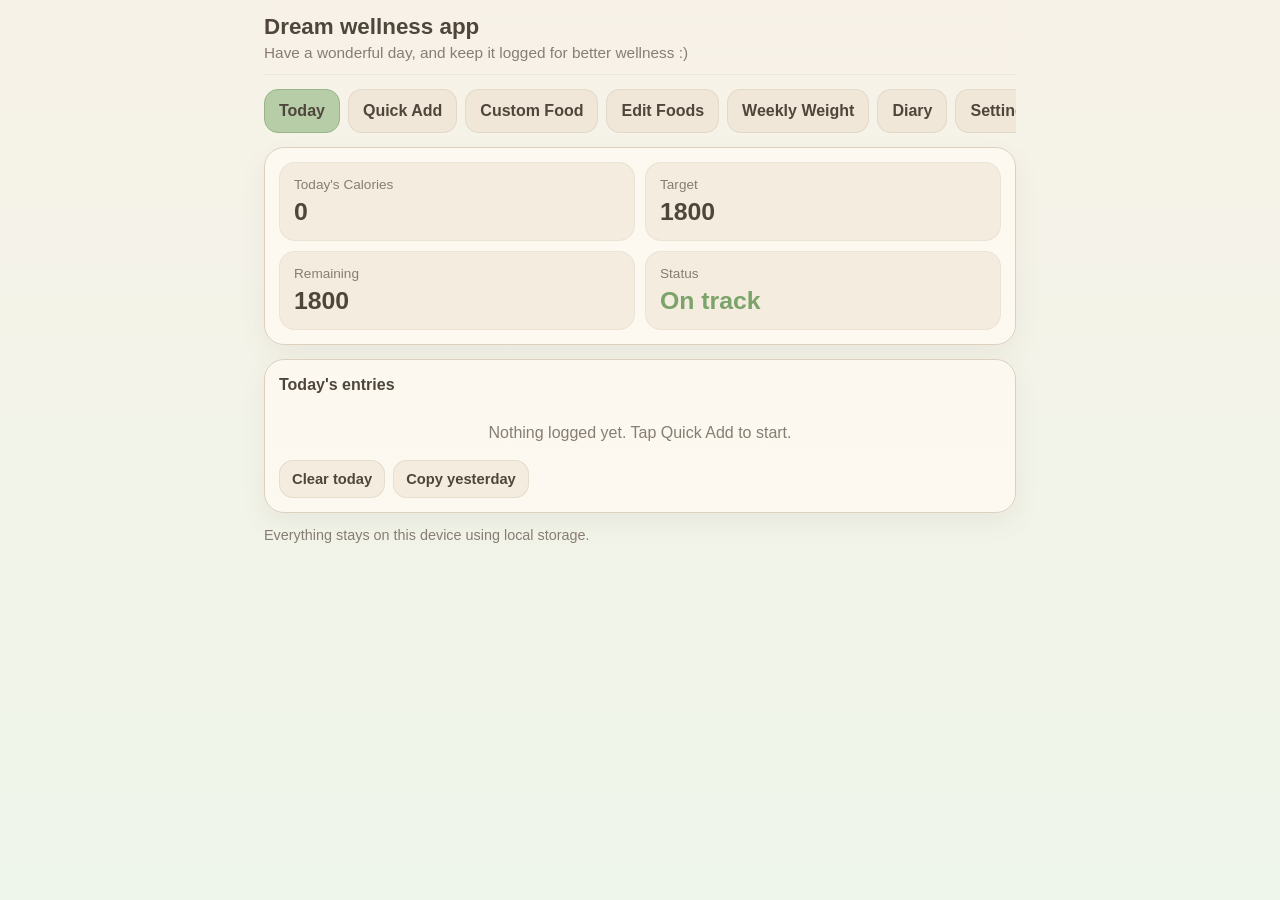
<file: calorie-tracker-v4/index.html>
<!DOCTYPE html>
<html lang="en">
<head>
  <meta charset="UTF-8" />
  <meta name="viewport" content="width=device-width, initial-scale=1.0, viewport-fit=cover" />
  <title>Dream wellness app</title>
  <meta name="apple-mobile-web-app-capable" content="yes" />
  <style>
    :root{
      --bg:#f7f2e8;
      --bg-2:#eef5ea;
      --card:#fffaf3cc;
      --card-2:#f4ecde;
      --text:#4f463b;
      --muted:#877d72;
      --accent:#b6cda8;
      --accent-border:#96b487;
      --good:#7ba36a;
      --warn:#c59b54;
      --bad:#c77777;
      --border:#ddd0be;
      --radius:20px;
      --pink-bg:#fff3f9;
      --pink-card:#ffeaf3;
      --pink-card-2:#ffd9ea;
      --pink-text:#6d4657;
      --pink-muted:#9a7183;
      --pink-border:#efc7d7;
      --pink-accent:#f0b4cf;
      --pink-accent-2:#e899bd;
    }
    *{box-sizing:border-box;-webkit-tap-highlight-color:transparent}
    body{margin:0;min-height:100vh;color:var(--text);font-family:-apple-system,BlinkMacSystemFont,"Segoe UI",Roboto,sans-serif;background:linear-gradient(180deg,var(--bg) 0%,var(--bg-2) 100%)}
    .app{max-width:780px;margin:0 auto;padding:env(safe-area-inset-top) 14px calc(24px + env(safe-area-inset-bottom))}
    .header{position:sticky;top:0;z-index:5;backdrop-filter:blur(12px);background:rgba(247,242,232,.86);padding:14px 0 12px;margin-bottom:14px;border-bottom:1px solid rgba(125,112,92,.08)}
    h1{margin:0 0 4px;font-size:1.4rem}
    .sub{color:var(--muted);font-size:.96rem}
    .card{background:var(--card);border:1px solid var(--border);border-radius:var(--radius);padding:14px;margin-bottom:14px;box-shadow:0 10px 26px rgba(122,104,81,.08)}
    .top-grid{display:grid;grid-template-columns:1fr 1fr;gap:10px}
    .stat{background:var(--card-2);border-radius:16px;padding:14px;border:1px solid rgba(125,112,92,.08)}
    .stat-label{color:var(--muted);font-size:.85rem;margin-bottom:6px}
    .stat-value{font-size:1.55rem;font-weight:700}
    .good{color:var(--good)} .warn{color:var(--warn)} .bad{color:var(--bad)}
    .section-title{font-size:1rem;font-weight:700;margin:2px 0 12px}
    .tabs{display:flex;gap:8px;margin-bottom:12px;overflow-x:auto;padding-bottom:2px}
    .tab{white-space:nowrap;background:#f1e7d8;color:var(--text)}
    .tab.active{background:var(--accent);border-color:var(--accent-border)}
    .food-row,.entry-row,.edit-row,.diary-bar-row{display:grid;gap:8px;align-items:center;padding:10px 0;border-top:1px solid rgba(125,112,92,.10)}
    .food-row:first-child,.entry-row:first-child,.edit-row:first-child,.diary-bar-row:first-child{border-top:0;padding-top:0}
    .food-row,.entry-row{grid-template-columns:1fr auto auto}
    .edit-row{grid-template-columns:1fr 110px auto}
    .food-name{font-weight:600}
    .food-cal,.helper,.entry-right,.footer-note,.edit-meta{color:var(--muted)}
    .food-cal,.helper,.entry-right,.footer-note,.edit-meta{font-size:.9rem}
    .qty-pill{min-width:40px;text-align:center;font-weight:700;background:var(--card-2);border:1px solid rgba(125,112,92,.08);border-radius:999px;padding:10px 12px}
    .row-actions{display:flex;gap:8px;flex-wrap:wrap}
    button,input,textarea,select{font:inherit}
    button{border:1px solid rgba(125,112,92,.12);border-radius:14px;background:var(--card-2);color:var(--text);padding:12px 14px;font-weight:700;cursor:pointer}
    button.primary{background:var(--accent);border-color:var(--accent-border)}
    button.danger{background:#f0d9d6;border-color:#d5aaa5;color:#7d4545}
    button:active{transform:scale(.98)}
    button.plus,button.minus{min-width:52px;font-size:1.05rem}
    button.small{padding:10px 12px;font-size:.92rem}
    input,textarea,select{width:100%;background:#fffdf9;color:var(--text);border:1px solid rgba(125,112,92,.12);border-radius:14px;padding:12px}
    textarea{min-height:130px;resize:vertical}
    .form-grid{display:grid;grid-template-columns:1fr 110px;gap:8px;margin-bottom:10px}
    .form-grid-3{display:grid;grid-template-columns:1fr 100px 86px;gap:8px;margin-top:8px}
    .form-grid-2{display:grid;grid-template-columns:1fr 140px;gap:8px}
    .weight-list{display:grid;gap:8px;margin-top:8px}
    .weight-item{display:flex;justify-content:space-between;gap:8px;background:var(--card-2);padding:10px 12px;border-radius:14px}
    .empty{text-align:center;padding:18px 10px 6px;color:var(--muted)}
    .toast{position:fixed;left:50%;bottom:22px;transform:translateX(-50%);background:#7d9b71;border:1px solid #6c8b60;color:white;padding:10px 14px;border-radius:999px;opacity:0;pointer-events:none;transition:opacity .2s ease}
    .toast.show{opacity:1}
    .settings-grid{display:grid;grid-template-columns:1fr 120px;gap:8px;align-items:end}
    .diary-shell{background:linear-gradient(180deg,var(--pink-bg),#fff);color:var(--pink-text);border-color:var(--pink-border)}
    .diary-shell .section-title,.diary-shell .helper,.diary-shell .food-cal,.diary-shell .edit-meta{color:var(--pink-muted)}
    .diary-shell input,.diary-shell textarea,.diary-shell select{background:rgba(255,255,255,.76);color:var(--pink-text);border:1px solid var(--pink-border)}
    .diary-shell button{background:var(--pink-card-2);color:var(--pink-text);border:1px solid var(--pink-border)}
    .diary-shell button.primary{background:linear-gradient(180deg,var(--pink-accent),var(--pink-accent-2));color:white;border-color:#dc8db0}
    .diary-shell button.danger{background:#f8dde8;color:#98536f;border-color:#ebb8cb}
    .diary-top{display:grid;grid-template-columns:1fr 100px;gap:8px;margin-bottom:10px}
    .diary-entry-card{background:rgba(255,255,255,.78);border:1px solid var(--pink-border);border-radius:16px;padding:12px;margin-top:12px}
    .diary-entry-head{display:flex;justify-content:space-between;gap:10px;align-items:center;margin-bottom:8px}
    .diary-entry-date{font-weight:700;color:var(--pink-text)}
    .diary-entry-score{font-weight:700;color:#a8577d}
    .diary-entry-text{white-space:pre-wrap;line-height:1.45;color:var(--pink-text)}
    .mood-bars{display:grid;gap:10px}
    .diary-bar-row{grid-template-columns:98px 1fr 52px;border-top:none;padding:0}
    .bar-label{font-size:.9rem;color:var(--pink-muted)}
    .bar-track{height:18px;background:rgba(255,255,255,.72);border:1px solid var(--pink-border);border-radius:999px;overflow:hidden}
    .bar-fill{height:100%;background:linear-gradient(90deg,#f7bfd7,#ea8bb7);border-radius:999px}
    .bar-score{text-align:right;font-weight:700;color:#a8577d}
    @media (max-width:520px){.top-grid,.form-grid,.form-grid-3,.form-grid-2,.settings-grid,.edit-row,.diary-top{grid-template-columns:1fr}.diary-bar-row{grid-template-columns:1fr}.bar-score{text-align:left}}
  </style>
</head>
<body>
  <div class="app">
    <div class="header">
      <h1>Dream wellness app</h1>
      <div class="sub">Have a wonderful day, and keep it logged for better wellness :)</div>
    </div>

    <div class="tabs">
      <button class="tab active" data-tab="today">Today</button>
      <button class="tab" data-tab="foods">Quick Add</button>
      <button class="tab" data-tab="custom">Custom Food</button>
      <button class="tab" data-tab="edit">Edit Foods</button>
      <button class="tab" data-tab="weight">Weekly Weight</button>
      <button class="tab" data-tab="diary">Diary</button>
      <button class="tab" data-tab="settings">Settings</button>
    </div>

    <section id="today" class="tab-panel">
      <div class="card">
        <div class="top-grid">
          <div class="stat"><div class="stat-label">Today's Calories</div><div class="stat-value" id="todayCalories">0</div></div>
          <div class="stat"><div class="stat-label">Target</div><div class="stat-value" id="targetCaloriesDisplay">1800</div></div>
          <div class="stat"><div class="stat-label">Remaining</div><div class="stat-value" id="remainingCalories">1800</div></div>
          <div class="stat"><div class="stat-label">Status</div><div class="stat-value good" id="statusText">On track</div></div>
        </div>
      </div>

      <div class="card">
        <div class="section-title">Today's entries</div>
        <div id="entriesList"></div>
        <div id="entriesEmpty" class="empty">Nothing logged yet. Tap Quick Add to start.</div>
        <div class="row-actions" style="margin-top:12px;">
          <button id="clearTodayBtn" class="small">Clear today</button>
          <button id="copyYesterdayBtn" class="small">Copy yesterday</button>
        </div>
      </div>
    </section>

    <section id="foods" class="tab-panel" style="display:none;">
      <div class="card">
        <div class="section-title">Quick add foods</div>
        <div class="helper" style="margin-bottom:10px;">Tap + to add one serving. Tap − to remove one serving from today.</div>
        <div id="foodsList"></div>
      </div>
    </section>

    <section id="custom" class="tab-panel" style="display:none;">
      <div class="card">
        <div class="section-title">Add a custom food</div>
        <div class="form-grid">
          <input id="customName" placeholder="Food name" />
          <input id="customCalories" type="number" min="0" step="1" placeholder="Calories" />
        </div>
        <button id="addCustomFoodBtn" class="primary">Save custom food</button>
        <div class="helper" style="margin-top:10px;">Example: brand-specific serving sizes, frozen meals, sauces, whatever.</div>
      </div>

      <div class="card">
        <div class="section-title">One-time calorie override</div>
        <div class="helper" style="margin-bottom:10px;">Perfect for restaurants, takeout, or random meals you do not want to save as a food.</div>
        <div class="form-grid-2">
          <input id="overrideName" placeholder="Optional label, like 'Chili's dinner'" />
          <input id="overrideCalories" type="number" min="0" step="1" placeholder="Calories" />
        </div>
        <div class="row-actions" style="margin-top:10px;">
          <button id="addOverrideBtn" class="primary">Add one-time calories</button>
        </div>
      </div>
    </section>

    <section id="edit" class="tab-panel" style="display:none;">
      <div class="card">
        <div class="section-title">Edit foods</div>
        <div class="helper" style="margin-bottom:10px;">Change calorie amounts here whenever the brand or serving size changes. This updates future entries.</div>
        <div id="editFoodsList"></div>
      </div>
    </section>

    <section id="weight" class="tab-panel" style="display:none;">
      <div class="card">
        <div class="section-title">Weekly weight tracker</div>
        <div class="form-grid-3">
          <input id="weightDate" type="date" />
          <input id="weightValue" type="number" min="0" step="0.1" placeholder="lbs" />
          <button id="addWeightBtn" class="primary">Add</button>
        </div>
        <div class="helper" style="margin-top:10px;">One weigh-in a week is enough.</div>
        <div class="weight-list" id="weightList"></div>
        <div id="weightEmpty" class="empty">No weigh-ins yet.</div>
      </div>
    </section>

    <section id="diary" class="tab-panel" style="display:none;">
      <div class="card diary-shell">
        <div class="section-title">Diary entry</div>
        <div class="helper" style="margin-bottom:10px;">Cute little mood log. Write whatever happened, then rate how the day felt.</div>
        <div class="diary-top">
          <input id="diaryDate" type="date" />
          <select id="diaryMood">
            <option value="1">1/10</option><option value="2">2/10</option><option value="3">3/10</option><option value="4">4/10</option><option value="5">5/10</option>
            <option value="6">6/10</option><option value="7">7/10</option><option value="8">8/10</option><option value="9">9/10</option><option value="10">10/10</option>
          </select>
        </div>
        <textarea id="diaryText" placeholder="What happened today?"></textarea>
        <div class="row-actions" style="margin-top:10px;">
          <button id="saveDiaryBtn" class="primary">Save diary entry</button>
        </div>
      </div>

      <div class="card diary-shell">
        <div class="section-title">Mood trend bars</div>
        <div class="helper" style="margin-bottom:10px;">Newest entries show first so you can spot patterns over time.</div>
        <div id="moodBars"></div>
        <div id="moodBarsEmpty" class="empty" style="color:var(--pink-muted);">No mood entries yet.</div>
      </div>

      <div class="card diary-shell">
        <div class="section-title">Diary history</div>
        <div id="diaryEntriesList"></div>
        <div id="diaryEntriesEmpty" class="empty" style="color:var(--pink-muted);">No diary entries yet.</div>
      </div>
    </section>

    <section id="settings" class="tab-panel" style="display:none;">
      <div class="card">
        <div class="section-title">Daily calorie goal</div>
        <div class="helper" style="margin-bottom:10px;">Change this whenever you want a softer or stricter target.</div>
        <div class="settings-grid">
          <input id="targetCaloriesInput" type="number" min="0" step="1" placeholder="Target calories" />
          <button id="saveTargetBtn" class="primary">Save target</button>
        </div>
      </div>

      <div class="card">
        <div class="section-title">Export all data</div>
        <div class="helper" style="margin-bottom:10px;">This downloads a nicely formatted HTML document with your foods, calorie logs, weight history, and diary entries.</div>
        <div class="row-actions">
          <button id="exportDataBtn" class="primary">Export wellness document</button>
        </div>
      </div>
    </section>

    <div class="footer-note">Everything stays on this device using local storage.</div>
  </div>
  <div class="toast" id="toast"></div>

  <script>
    (function () {
      const STORAGE_KEY = 'hazel_wellness_tracker_v1';
      const TARGET_FALLBACK = 1800;

      const defaultFoods = [
        { id: 'egg', name: 'Egg', calories: 70 },
        { id: 'bagel', name: 'Plain Bagel', calories: 270 },
        { id: 'cheese', name: 'Cheese Slice', calories: 90 },
        { id: 'ham', name: 'Deli Ham Serving', calories: 60 },
        { id: 'tots', name: 'Tater Tots (1 cup)', calories: 180 },
        { id: 'sausage', name: 'Sausage Serving', calories: 180 },
        { id: 'lettuce', name: 'Lettuce (big nacho amount)', calories: 15 },
        { id: 'chips', name: 'Tortilla Chips Serving', calories: 150 },
        { id: 'ground_beef', name: 'Ground Beef Serving', calories: 200 }
      ];

      function showToast(message) {
        const toast = document.getElementById('toast');
        toast.textContent = message;
        toast.classList.add('show');
        clearTimeout(showToast.timeoutId);
        showToast.timeoutId = setTimeout(() => toast.classList.remove('show'), 1100);
      }

      function dateKey(offsetDays = 0) {
        const d = new Date();
        d.setDate(d.getDate() + offsetDays);
        const year = d.getFullYear();
        const month = String(d.getMonth() + 1).padStart(2, '0');
        const day = String(d.getDate()).padStart(2, '0');
        return `${year}-${month}-${day}`;
      }

      function prettyDate(dateString) {
        const [year, month, day] = dateString.split('-').map(Number);
        const date = new Date(year, month - 1, day);
        return date.toLocaleDateString(undefined, { month: 'long', day: 'numeric', year: 'numeric' });
      }

      function loadState() {
        try {
          const raw = localStorage.getItem(STORAGE_KEY);
          if (raw) {
            const parsed = JSON.parse(raw);
            return {
              foods: Array.isArray(parsed.foods) ? parsed.foods : defaultFoods.slice(),
              logs: parsed.logs && typeof parsed.logs === 'object' ? parsed.logs : {},
              weights: Array.isArray(parsed.weights) ? parsed.weights : [],
              diaryEntries: Array.isArray(parsed.diaryEntries) ? parsed.diaryEntries : [],
              targetCalories: Number.isFinite(parsed.targetCalories) ? parsed.targetCalories : TARGET_FALLBACK
            };
          }
        } catch (error) {}
        return { foods: defaultFoods.slice(), logs: {}, weights: [], diaryEntries: [], targetCalories: TARGET_FALLBACK };
      }

      let state = loadState();

      function saveState() {
        localStorage.setItem(STORAGE_KEY, JSON.stringify(state));
      }

      function getTodayEntries() {
        return Array.isArray(state.logs[dateKey(0)]) ? state.logs[dateKey(0)] : [];
      }

      function setTodayEntries(entries) {
        state.logs[dateKey(0)] = entries;
        saveState();
        renderAll();
      }

      function addFood(foodId) {
        const food = state.foods.find(item => item.id === foodId);
        if (!food) return;
        const entries = getTodayEntries().map(item => ({ ...item }));
        const existing = entries.find(item => item.foodId === foodId);
        if (existing) {
          existing.quantity += 1;
          existing.calories = food.calories;
          existing.name = food.name;
        } else {
          entries.push({ foodId: food.id, name: food.name, calories: food.calories, quantity: 1 });
        }
        setTodayEntries(entries);
        showToast(`Added 1 ${food.name}`);
      }

      function addOverrideCalories(name, calories) {
        const entries = getTodayEntries().map(item => ({ ...item }));
        entries.push({ foodId: 'override_' + Date.now(), name: name || 'One-time calories', calories, quantity: 1 });
        setTodayEntries(entries);
        showToast('One-time calories added');
      }

      function removeFood(foodId) {
        const entries = getTodayEntries().map(item => ({ ...item }));
        const existing = entries.find(item => item.foodId === foodId);
        if (!existing) return;
        existing.quantity -= 1;
        setTodayEntries(entries.filter(item => item.quantity > 0));
      }

      function updateFoodCalories(foodId, newCalories) {
        const food = state.foods.find(item => item.id === foodId);
        if (!food) return;
        food.calories = newCalories;
        saveState();
        renderAll();
        showToast('Calories updated');
      }

      function renameFood(foodId, newName) {
        const food = state.foods.find(item => item.id === foodId);
        if (!food) return;
        food.name = newName;
        saveState();
        renderAll();
        showToast('Food updated');
      }

      function deleteFood(foodId) {
        state.foods = state.foods.filter(item => item.id !== foodId);
        state.logs[dateKey(0)] = getTodayEntries().filter(item => item.foodId !== foodId);
        saveState();
        renderAll();
        showToast('Food deleted');
      }

      function saveDiaryEntry(entryDate, mood, text) {
        const existingIndex = state.diaryEntries.findIndex(item => item.date === entryDate);
        const newEntry = { date: entryDate, mood, text };
        if (existingIndex >= 0) state.diaryEntries[existingIndex] = newEntry;
        else state.diaryEntries.push(newEntry);
        state.diaryEntries.sort((a, b) => b.date.localeCompare(a.date));
        saveState();
        renderDiary();
        showToast('Diary entry saved');
      }

      function deleteDiaryEntry(entryDate) {
        state.diaryEntries = state.diaryEntries.filter(item => item.date !== entryDate);
        saveState();
        renderDiary();
        showToast('Diary entry deleted');
      }

      function fillDiaryForm(entryDate) {
        const entry = state.diaryEntries.find(item => item.date === entryDate);
        if (!entry) return;
        document.getElementById('diaryDate').value = entry.date;
        document.getElementById('diaryMood').value = String(entry.mood);
        document.getElementById('diaryText').value = entry.text;
        showToast('Loaded entry for editing');
      }

      function renderToday() {
        const entries = getTodayEntries();
        const list = document.getElementById('entriesList');
        const empty = document.getElementById('entriesEmpty');
        list.innerHTML = '';
        let total = 0;
        for (const entry of entries) {
          const entryTotal = entry.calories * entry.quantity;
          total += entryTotal;
          const row = document.createElement('div');
          row.className = 'entry-row';
          row.innerHTML = `
            <div>
              <div class="food-name">${entry.name}</div>
              <div class="food-cal">${entry.calories} cal × ${entry.quantity}</div>
            </div>
            <div class="entry-right">${entryTotal} cal</div>
            <div class="row-actions">
              <button class="minus small" data-action="remove" data-id="${entry.foodId}">−</button>
              <button class="plus primary small" data-action="add" data-id="${entry.foodId}">+</button>
            </div>
          `;
          list.appendChild(row);
        }
        empty.style.display = entries.length ? 'none' : 'block';
        document.getElementById('todayCalories').textContent = total;
        document.getElementById('targetCaloriesDisplay').textContent = state.targetCalories;
        const remaining = state.targetCalories - total;
        document.getElementById('remainingCalories').textContent = remaining;
        const status = document.getElementById('statusText');
        status.className = 'stat-value';
        if (remaining >= 400) { status.textContent = 'On track'; status.classList.add('good'); }
        else if (remaining >= 0) { status.textContent = 'Close'; status.classList.add('warn'); }
        else { status.textContent = 'Over'; status.classList.add('bad'); }
      }

      function renderFoods() {
        const foodsList = document.getElementById('foodsList');
        const todayEntries = getTodayEntries();
        foodsList.innerHTML = '';
        for (const food of state.foods) {
          const todayEntry = todayEntries.find(item => item.foodId === food.id);
          const quantity = todayEntry ? todayEntry.quantity : 0;
          const row = document.createElement('div');
          row.className = 'food-row';
          row.innerHTML = `
            <div>
              <div class="food-name">${food.name}</div>
              <div class="food-cal">${food.calories} cal per serving</div>
            </div>
            <div class="qty-pill">${quantity}</div>
            <div class="row-actions">
              <button class="minus" data-action="remove" data-id="${food.id}">−</button>
              <button class="plus primary" data-action="add" data-id="${food.id}">+</button>
            </div>
          `;
          foodsList.appendChild(row);
        }
      }

      function renderEditFoods() {
        const editFoodsList = document.getElementById('editFoodsList');
        editFoodsList.innerHTML = '';
        for (const food of state.foods) {
          const row = document.createElement('div');
          row.className = 'edit-row';
          row.innerHTML = `
            <div>
              <input value="${food.name.replace(/"/g, '&quot;')}" data-edit-name="${food.id}" />
              <div class="edit-meta">Current serving: ${food.calories} calories</div>
            </div>
            <input type="number" min="0" step="1" value="${food.calories}" data-edit-calories="${food.id}" />
            <div class="row-actions">
              <button class="primary small" data-action="save-edit" data-id="${food.id}">Save</button>
              <button class="danger small" data-action="delete-food" data-id="${food.id}">Delete</button>
            </div>
          `;
          editFoodsList.appendChild(row);
        }
      }

      function renderWeights() {
        const list = document.getElementById('weightList');
        const empty = document.getElementById('weightEmpty');
        list.innerHTML = '';
        const sorted = [...state.weights].sort((a, b) => b.date.localeCompare(a.date));
        for (const item of sorted) {
          const row = document.createElement('div');
          row.className = 'weight-item';
          row.innerHTML = `<span>${item.date}</span><span>${item.weight} lbs</span>`;
          list.appendChild(row);
        }
        empty.style.display = sorted.length ? 'none' : 'block';
      }

      function renderDiary() {
        const moodBars = document.getElementById('moodBars');
        const moodBarsEmpty = document.getElementById('moodBarsEmpty');
        const diaryEntriesList = document.getElementById('diaryEntriesList');
        const diaryEntriesEmpty = document.getElementById('diaryEntriesEmpty');
        moodBars.innerHTML = '';
        diaryEntriesList.innerHTML = '';
        const entries = [...state.diaryEntries].sort((a, b) => b.date.localeCompare(a.date));
        moodBarsEmpty.style.display = entries.length ? 'none' : 'block';
        diaryEntriesEmpty.style.display = entries.length ? 'none' : 'block';
        for (const entry of entries) {
          const barRow = document.createElement('div');
          barRow.className = 'diary-bar-row';
          barRow.innerHTML = `
            <div class="bar-label">${prettyDate(entry.date)}</div>
            <div class="bar-track"><div class="bar-fill" style="width:${entry.mood * 10}%"></div></div>
            <div class="bar-score">${entry.mood}/10</div>
          `;
          moodBars.appendChild(barRow);
          const card = document.createElement('div');
          card.className = 'diary-entry-card';
          const safeText = (entry.text || '').replace(/</g, '&lt;').replace(/>/g, '&gt;');
          card.innerHTML = `
            <div class="diary-entry-head">
              <div class="diary-entry-date">${prettyDate(entry.date)}</div>
              <div class="diary-entry-score">${entry.mood}/10</div>
            </div>
            <div class="diary-entry-text">${safeText || '<em>No text added.</em>'}</div>
            <div class="row-actions" style="margin-top:10px;">
              <button class="small" data-action="load-diary" data-date="${entry.date}">Edit</button>
              <button class="danger small" data-action="delete-diary" data-date="${entry.date}">Delete</button>
            </div>
          `;
          diaryEntriesList.appendChild(card);
        }
      }

      function renderSettings() {
        document.getElementById('targetCaloriesInput').value = state.targetCalories;
      }

      function renderAll() {
        renderToday();
        renderFoods();
        renderEditFoods();
        renderWeights();
        renderDiary();
        renderSettings();
      }

      function switchTab(tabName) {
        document.querySelectorAll('.tab').forEach(tab => tab.classList.toggle('active', tab.dataset.tab === tabName));
        document.querySelectorAll('.tab-panel').forEach(panel => panel.style.display = panel.id === tabName ? 'block' : 'none');
      }

      function exportWellnessDocument() {
        const foodItems = [...state.foods].sort((a,b) => a.name.localeCompare(b.name));
        const logDates = Object.keys(state.logs).sort((a,b) => b.localeCompare(a));
        const weightEntries = [...state.weights].sort((a,b) => b.date.localeCompare(a.date));
        const diaryEntries = [...state.diaryEntries].sort((a,b) => b.date.localeCompare(a.date));
        const html = `<!DOCTYPE html>
<html><head><meta charset="UTF-8"><title>Dream wellness export</title><style>
body{font-family:Georgia,serif;color:#4f463b;background:#fffaf5;max-width:900px;margin:0 auto;padding:28px;line-height:1.5}
h1,h2{color:#6b5a48} .card{background:#fff;border:1px solid #e3d6c6;border-radius:16px;padding:18px;margin:0 0 18px}
.small{color:#8a7a6b;font-size:.95rem} ul{margin:10px 0 0 20px} .entry{margin-top:12px;padding-top:12px;border-top:1px solid #eee2d2} .mood{font-weight:700;color:#a8577d}
</style></head><body>
<h1>Dream wellness app export</h1>
<p class="small">Exported ${new Date().toLocaleString()}</p>
<div class="card"><h2>Settings</h2><p>Daily calorie target: <strong>${state.targetCalories}</strong></p></div>
<div class="card"><h2>Foods</h2>${foodItems.length ? `<ul>${foodItems.map(food => `<li>${food.name} — ${food.calories} calories</li>`).join('')}</ul>` : '<p>No saved foods.</p>'}</div>
<div class="card"><h2>Calorie logs</h2>${logDates.length ? logDates.map(date => `<div class="entry"><strong>${prettyDate(date)}</strong><ul>${(state.logs[date] || []).map(item => `<li>${item.name} — ${item.calories} cal × ${item.quantity} = ${item.calories * item.quantity}</li>`).join('')}</ul></div>`).join('') : '<p>No calorie logs.</p>'}</div>
<div class="card"><h2>Weight history</h2>${weightEntries.length ? `<ul>${weightEntries.map(item => `<li>${prettyDate(item.date)} — ${item.weight} lbs</li>`).join('')}</ul>` : '<p>No weight entries.</p>'}</div>
<div class="card"><h2>Diary entries</h2>${diaryEntries.length ? diaryEntries.map(item => `<div class="entry"><strong>${prettyDate(item.date)}</strong> <span class="mood">${item.mood}/10</span><div>${(item.text || '').replace(/</g,'&lt;').replace(/>/g,'&gt;').replace(/\n/g,'<br>') || '<em>No text added.</em>'}</div></div>`).join('') : '<p>No diary entries.</p>'}</div>
</body></html>`;
        const blob = new Blob([html], { type: 'text/html' });
        const url = URL.createObjectURL(blob);
        const link = document.createElement('a');
        link.href = url;
        link.download = `dream-wellness-export-${dateKey(0)}.html`;
        document.body.appendChild(link);
        link.click();
        link.remove();
        URL.revokeObjectURL(url);
        showToast('Export downloaded');
      }

      document.addEventListener('click', function (event) {
        const button = event.target.closest('[data-action]');
        if (button) {
          const action = button.dataset.action;
          const id = button.dataset.id;
          const date = button.dataset.date;
          if (action === 'add') return void addFood(id);
          if (action === 'remove') return void removeFood(id);
          if (action === 'save-edit') {
            const nameInput = document.querySelector(`[data-edit-name="${id}"]`);
            const caloriesInput = document.querySelector(`[data-edit-calories="${id}"]`);
            const newName = nameInput.value.trim();
            const newCalories = Number(caloriesInput.value);
            if (!newName || !Number.isFinite(newCalories) || newCalories < 0) return void alert('Add a valid name and calories first.');
            renameFood(id, newName); updateFoodCalories(id, newCalories); return;
          }
          if (action === 'delete-food') { if (!confirm('Delete this food?')) return; deleteFood(id); return; }
          if (action === 'load-diary') { fillDiaryForm(date); switchTab('diary'); return; }
          if (action === 'delete-diary') { if (!confirm('Delete this diary entry?')) return; deleteDiaryEntry(date); return; }
        }
        const tabButton = event.target.closest('.tab');
        if (tabButton) { switchTab(tabButton.dataset.tab); return; }
        if (event.target.id === 'addCustomFoodBtn') {
          const name = document.getElementById('customName').value.trim();
          const calories = Number(document.getElementById('customCalories').value);
          if (!name || !Number.isFinite(calories) || calories < 0) return void alert('Add a food name and calories first.');
          state.foods.push({ id: 'custom_' + Date.now(), name, calories }); saveState();
          document.getElementById('customName').value = ''; document.getElementById('customCalories').value = ''; renderAll(); switchTab('edit'); showToast('Custom food saved'); return;
        }
        if (event.target.id === 'addOverrideBtn') {
          const name = document.getElementById('overrideName').value.trim();
          const calories = Number(document.getElementById('overrideCalories').value);
          if (!Number.isFinite(calories) || calories < 0) return void alert('Add a valid calorie amount first.');
          addOverrideCalories(name, calories);
          document.getElementById('overrideName').value = ''; document.getElementById('overrideCalories').value = ''; return;
        }
        if (event.target.id === 'addWeightBtn') {
          const date = document.getElementById('weightDate').value;
          const weight = Number(document.getElementById('weightValue').value);
          if (!date || !Number.isFinite(weight) || weight <= 0) return void alert('Add a date and weight first.');
          const idx = state.weights.findIndex(item => item.date === date);
          if (idx >= 0) state.weights[idx].weight = weight; else state.weights.push({ date, weight });
          saveState(); document.getElementById('weightValue').value = ''; renderWeights(); showToast('Weight saved'); return;
        }
        if (event.target.id === 'saveDiaryBtn') {
          const diaryDate = document.getElementById('diaryDate').value;
          const diaryMood = Number(document.getElementById('diaryMood').value);
          const diaryText = document.getElementById('diaryText').value.trim();
          if (!diaryDate) return void alert('Pick a date first.');
          saveDiaryEntry(diaryDate, diaryMood, diaryText);
          document.getElementById('diaryText').value = ''; document.getElementById('diaryMood').value = '5'; document.getElementById('diaryDate').value = dateKey(0); return;
        }
        if (event.target.id === 'clearTodayBtn') {
          if (!confirm("Clear today's entries?")) return;
          state.logs[dateKey(0)] = []; saveState(); renderAll(); return;
        }
        if (event.target.id === 'copyYesterdayBtn') {
          const yesterdayEntries = state.logs[dateKey(-1)] || [];
          if (!yesterdayEntries.length) return void alert('No entries from yesterday to copy.');
          state.logs[dateKey(0)] = JSON.parse(JSON.stringify(yesterdayEntries)); saveState(); renderAll(); showToast('Copied yesterday'); return;
        }
        if (event.target.id === 'saveTargetBtn') {
          const target = Number(document.getElementById('targetCaloriesInput').value);
          if (!Number.isFinite(target) || target < 0) return void alert('Add a valid target first.');
          state.targetCalories = target; saveState(); renderToday(); renderSettings(); showToast('Target updated'); return;
        }
        if (event.target.id === 'exportDataBtn') { exportWellnessDocument(); return; }
      });

      document.getElementById('weightDate').value = dateKey(0);
      document.getElementById('diaryDate').value = dateKey(0);
      document.getElementById('diaryMood').value = '5';
      renderAll();
    })();
  </script>
</body>
</html>
</file>
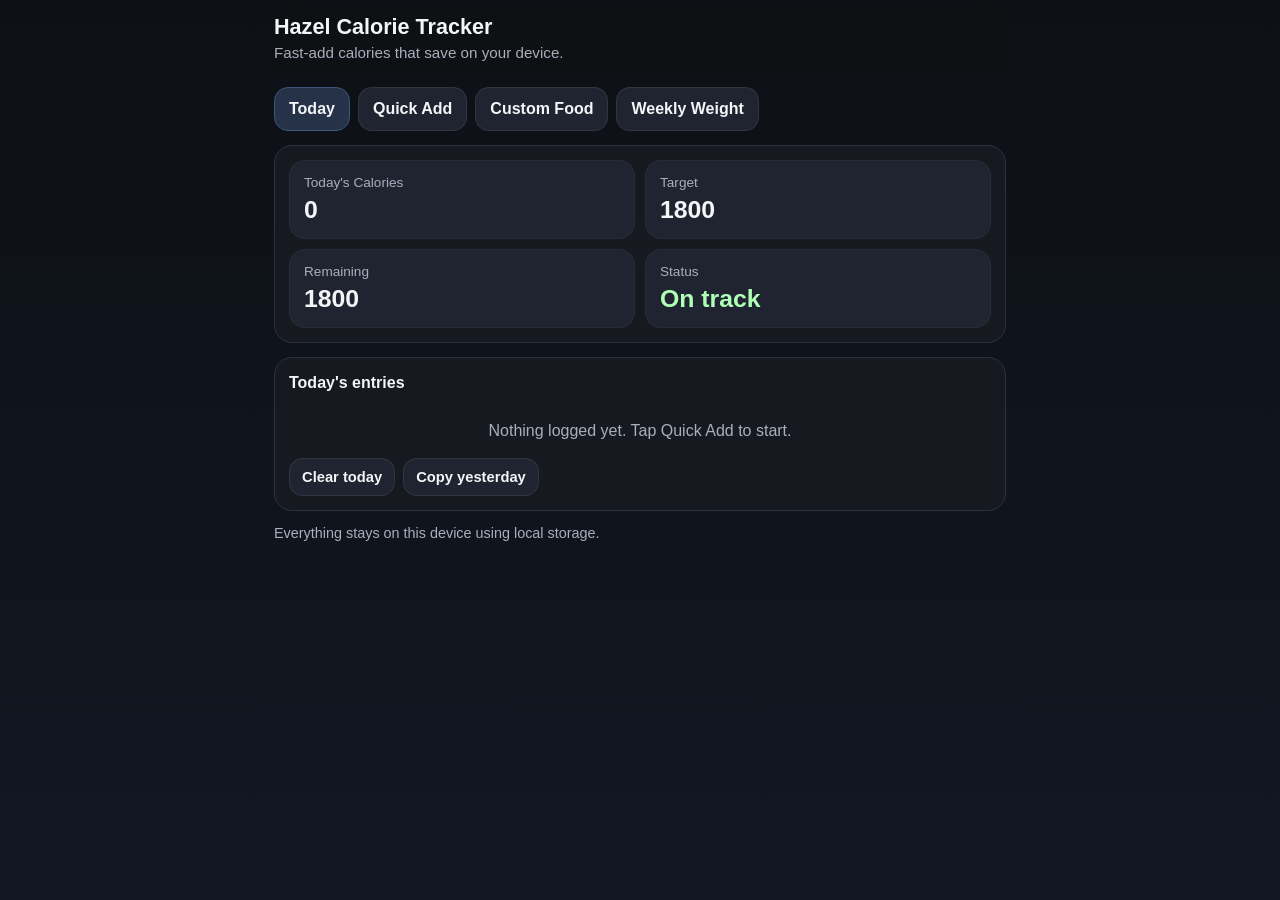
<file: calorie-tracker/index.html>
<!DOCTYPE html>
<html lang="en">
<head>
  <meta charset="UTF-8" />
  <meta name="viewport" content="width=device-width, initial-scale=1.0, viewport-fit=cover" />
  <title>Hazel Calorie Tracker</title>
  <meta name="apple-mobile-web-app-capable" content="yes" />
  <style>
    :root{
      --bg:#0f1115; --card:#171a21; --card2:#1f2430; --text:#f3f5f7; --muted:#a7b0bd;
      --accent:#233042; --accentBorder:#345175; --good:#b0ffb7; --warn:#ffd48b; --bad:#ff9f9f;
      --border:#2b3240; --radius:18px;
    }
    *{box-sizing:border-box;-webkit-tap-highlight-color:transparent}
    body{margin:0;background:linear-gradient(180deg,#0d1015 0%,#121722 100%);color:var(--text);
      font-family:-apple-system,BlinkMacSystemFont,"Segoe UI",Roboto,sans-serif;min-height:100vh}
    .app{max-width:760px;margin:0 auto;padding:env(safe-area-inset-top) 14px calc(20px + env(safe-area-inset-bottom))}
    .header{position:sticky;top:0;z-index:5;backdrop-filter:blur(12px);background:rgba(15,17,21,.88);padding:14px 0 12px;margin-bottom:14px}
    h1{margin:0 0 4px;font-size:1.35rem}.sub{color:var(--muted);font-size:.95rem}
    .card{background:rgba(23,26,33,.95);border:1px solid var(--border);border-radius:var(--radius);padding:14px;margin-bottom:14px}
    .top-grid{display:grid;grid-template-columns:1fr 1fr;gap:10px}
    .stat{background:var(--card2);border-radius:16px;padding:14px;border:1px solid rgba(255,255,255,.04)}
    .stat-label{color:var(--muted);font-size:.85rem;margin-bottom:6px}.stat-value{font-size:1.55rem;font-weight:700}
    .good{color:var(--good)} .warn{color:var(--warn)} .bad{color:var(--bad)}
    .section-title{font-size:1rem;font-weight:700;margin:2px 0 12px}
    .tabs{display:flex;gap:8px;margin-bottom:12px;overflow-x:auto;padding-bottom:2px}
    .tab{white-space:nowrap}
    .tab.active{background:#263247;border-color:#3c567a}
    .food-row,.entry-row{display:grid;grid-template-columns:1fr auto auto;gap:8px;align-items:center;padding:10px 0;border-top:1px solid rgba(255,255,255,.05)}
    .food-row:first-child,.entry-row:first-child{border-top:0;padding-top:0}
    .food-name{font-weight:600}.food-cal,.helper,.entry-right,.footer-note{color:var(--muted)}
    .food-cal,.entry-right,.helper,.footer-note{font-size:.9rem}
    .qty-pill{min-width:38px;text-align:center;font-weight:700;background:var(--card2);border:1px solid rgba(255,255,255,.06);border-radius:999px;padding:10px 12px}
    .row-actions{display:flex;gap:8px;flex-wrap:wrap}
    button,input{font:inherit}
    button{border:1px solid rgba(255,255,255,.08);border-radius:14px;background:var(--card2);color:var(--text);padding:12px 14px;font-weight:700;cursor:pointer}
    button.primary{background:var(--accent);border-color:var(--accentBorder)}
    button:active{transform:scale(.98)}
    button.plus,button.minus{min-width:52px;font-size:1.05rem}
    button.small{padding:10px 12px;font-size:.92rem}
    input{width:100%;background:var(--card2);color:var(--text);border:1px solid rgba(255,255,255,.08);border-radius:14px;padding:12px}
    .form-grid{display:grid;grid-template-columns:1fr 110px;gap:8px;margin-bottom:10px}
    .form-grid-3{display:grid;grid-template-columns:1fr 100px 86px;gap:8px;margin-top:8px}
    .weight-list{display:grid;gap:8px;margin-top:8px}
    .weight-item{display:flex;justify-content:space-between;gap:8px;background:var(--card2);padding:10px 12px;border-radius:14px}
    .empty{text-align:center;padding:18px 10px 6px;color:var(--muted)}
    .toast{position:fixed;left:50%;bottom:22px;transform:translateX(-50%);background:#1e2b3e;border:1px solid #355073;color:white;padding:10px 14px;border-radius:999px;opacity:0;pointer-events:none;transition:opacity .2s ease}
    .toast.show{opacity:1}
    @media (max-width:520px){.top-grid{grid-template-columns:1fr}.form-grid,.form-grid-3{grid-template-columns:1fr}}
  </style>
</head>
<body>
  <div class="app">
    <div class="header">
      <h1>Hazel Calorie Tracker</h1>
      <div class="sub">Fast-add calories that save on your device.</div>
    </div>

    <div class="tabs">
      <button class="tab active" data-tab="today">Today</button>
      <button class="tab" data-tab="foods">Quick Add</button>
      <button class="tab" data-tab="custom">Custom Food</button>
      <button class="tab" data-tab="weight">Weekly Weight</button>
    </div>

    <section id="today" class="tab-panel">
      <div class="card">
        <div class="top-grid">
          <div class="stat"><div class="stat-label">Today's Calories</div><div class="stat-value" id="todayCalories">0</div></div>
          <div class="stat"><div class="stat-label">Target</div><div class="stat-value">1800</div></div>
          <div class="stat"><div class="stat-label">Remaining</div><div class="stat-value" id="remainingCalories">1800</div></div>
          <div class="stat"><div class="stat-label">Status</div><div class="stat-value good" id="statusText">On track</div></div>
        </div>
      </div>

      <div class="card">
        <div class="section-title">Today's entries</div>
        <div id="entriesList"></div>
        <div id="entriesEmpty" class="empty">Nothing logged yet. Tap Quick Add to start.</div>
        <div class="row-actions" style="margin-top:12px;">
          <button id="clearTodayBtn" class="small">Clear today</button>
          <button id="copyYesterdayBtn" class="small">Copy yesterday</button>
        </div>
      </div>
    </section>

    <section id="foods" class="tab-panel" style="display:none;">
      <div class="card">
        <div class="section-title">Quick add foods</div>
        <div class="helper" style="margin-bottom:10px;">Tap + to add one serving. Tap − to remove one serving from today.</div>
        <div id="foodsList"></div>
      </div>
    </section>

    <section id="custom" class="tab-panel" style="display:none;">
      <div class="card">
        <div class="section-title">Add a custom food</div>
        <div class="form-grid">
          <input id="customName" placeholder="Food name" />
          <input id="customCalories" type="number" min="0" step="1" placeholder="Calories" />
        </div>
        <button id="addCustomFoodBtn" class="primary">Save custom food</button>
        <div class="helper" style="margin-top:10px;">This saves to your phone/browser.</div>
      </div>
    </section>

    <section id="weight" class="tab-panel" style="display:none;">
      <div class="card">
        <div class="section-title">Weekly weight tracker</div>
        <div class="form-grid-3">
          <input id="weightDate" type="date" />
          <input id="weightValue" type="number" min="0" step="0.1" placeholder="lbs" />
          <button id="addWeightBtn" class="primary">Add</button>
        </div>
        <div class="helper" style="margin-top:10px;">One weigh-in a week is enough.</div>
        <div class="weight-list" id="weightList"></div>
        <div id="weightEmpty" class="empty">No weigh-ins yet.</div>
      </div>
    </section>

    <div class="footer-note">Everything stays on this device using local storage.</div>
  </div>
  <div class="toast" id="toast"></div>

  <script>
    (function () {
      const STORAGE_KEY = "hazel_calorie_tracker_v2";
      const TARGET_CALORIES = 1800;

      const defaultFoods = [
        { id: "egg", name: "Egg", calories: 70 },
        { id: "bagel", name: "Plain Bagel", calories: 270 },
        { id: "cheese", name: "Cheese Slice", calories: 90 },
        { id: "ham", name: "Deli Ham Serving", calories: 60 },
        { id: "tots", name: "Tater Tots (1 cup)", calories: 180 },
        { id: "sausage", name: "Sausage Serving", calories: 180 },
        { id: "lettuce", name: "Lettuce (big nacho amount)", calories: 15 },
        { id: "chips", name: "Tortilla Chips Serving", calories: 150 },
        { id: "ground_beef", name: "Ground Beef Serving", calories: 200 }
      ];

      function showToast(message) {
        const toast = document.getElementById("toast");
        toast.textContent = message;
        toast.classList.add("show");
        clearTimeout(showToast.timeoutId);
        showToast.timeoutId = setTimeout(() => toast.classList.remove("show"), 1100);
      }

      function todayKey() {
        const now = new Date();
        const year = now.getFullYear();
        const month = String(now.getMonth() + 1).padStart(2, "0");
        const day = String(now.getDate()).padStart(2, "0");
        return `${year}-${month}-${day}`;
      }

      function yesterdayKey() {
        const d = new Date();
        d.setDate(d.getDate() - 1);
        const year = d.getFullYear();
        const month = String(d.getMonth() + 1).padStart(2, "0");
        const day = String(d.getDate()).padStart(2, "0");
        return `${year}-${month}-${day}`;
      }

      function loadState() {
        try {
          const raw = localStorage.getItem(STORAGE_KEY);
          if (!raw) return { foods: defaultFoods.slice(), logs: {}, weights: [] };
          const parsed = JSON.parse(raw);
          return {
            foods: Array.isArray(parsed.foods) ? parsed.foods : defaultFoods.slice(),
            logs: parsed.logs && typeof parsed.logs === "object" ? parsed.logs : {},
            weights: Array.isArray(parsed.weights) ? parsed.weights : []
          };
        } catch (error) {
          return { foods: defaultFoods.slice(), logs: {}, weights: [] };
        }
      }

      let state = loadState();

      function saveState() {
        localStorage.setItem(STORAGE_KEY, JSON.stringify(state));
      }

      function getTodayEntries() {
        return Array.isArray(state.logs[todayKey()]) ? state.logs[todayKey()] : [];
      }

      function setTodayEntries(entries) {
        state.logs[todayKey()] = entries;
        saveState();
        renderAll();
      }

      function addFood(foodId) {
        const food = state.foods.find(item => item.id === foodId);
        if (!food) return;
        const entries = getTodayEntries().map(item => ({ ...item }));
        const existing = entries.find(item => item.foodId === foodId);
        if (existing) {
          existing.quantity += 1;
        } else {
          entries.push({ foodId: food.id, name: food.name, calories: food.calories, quantity: 1 });
        }
        setTodayEntries(entries);
        showToast(`Added 1 ${food.name}`);
      }

      function removeFood(foodId) {
        const entries = getTodayEntries().map(item => ({ ...item }));
        const existing = entries.find(item => item.foodId === foodId);
        if (!existing) return;
        existing.quantity -= 1;
        const filtered = entries.filter(item => item.quantity > 0);
        setTodayEntries(filtered);
      }

      function renderToday() {
        const entries = getTodayEntries();
        const list = document.getElementById("entriesList");
        const empty = document.getElementById("entriesEmpty");
        list.innerHTML = "";

        let total = 0;
        for (const entry of entries) {
          const entryTotal = entry.calories * entry.quantity;
          total += entryTotal;
          const row = document.createElement("div");
          row.className = "entry-row";
          row.innerHTML = `
            <div>
              <div class="food-name">${entry.name}</div>
              <div class="food-cal">${entry.calories} cal × ${entry.quantity}</div>
            </div>
            <div class="entry-right">${entryTotal} cal</div>
            <div class="row-actions">
              <button class="minus small" data-action="remove" data-id="${entry.foodId}">−</button>
              <button class="plus primary small" data-action="add" data-id="${entry.foodId}">+</button>
            </div>
          `;
          list.appendChild(row);
        }

        empty.style.display = entries.length ? "none" : "block";

        document.getElementById("todayCalories").textContent = total;
        const remaining = TARGET_CALORIES - total;
        document.getElementById("remainingCalories").textContent = remaining;

        const status = document.getElementById("statusText");
        status.className = "stat-value";
        if (remaining >= 400) {
          status.textContent = "On track";
          status.classList.add("good");
        } else if (remaining >= 0) {
          status.textContent = "Close";
          status.classList.add("warn");
        } else {
          status.textContent = "Over";
          status.classList.add("bad");
        }
      }

      function renderFoods() {
        const foodsList = document.getElementById("foodsList");
        const todayEntries = getTodayEntries();
        foodsList.innerHTML = "";

        for (const food of state.foods) {
          const todayEntry = todayEntries.find(item => item.foodId === food.id);
          const quantity = todayEntry ? todayEntry.quantity : 0;
          const row = document.createElement("div");
          row.className = "food-row";
          row.innerHTML = `
            <div>
              <div class="food-name">${food.name}</div>
              <div class="food-cal">${food.calories} cal per serving</div>
            </div>
            <div class="qty-pill">${quantity}</div>
            <div class="row-actions">
              <button class="minus" data-action="remove" data-id="${food.id}">−</button>
              <button class="plus primary" data-action="add" data-id="${food.id}">+</button>
            </div>
          `;
          foodsList.appendChild(row);
        }
      }

      function renderWeights() {
        const list = document.getElementById("weightList");
        const empty = document.getElementById("weightEmpty");
        list.innerHTML = "";

        const sorted = [...state.weights].sort((a, b) => b.date.localeCompare(a.date));
        for (const item of sorted) {
          const row = document.createElement("div");
          row.className = "weight-item";
          row.innerHTML = `<span>${item.date}</span><span>${item.weight} lbs</span>`;
          list.appendChild(row);
        }
        empty.style.display = sorted.length ? "none" : "block";
      }

      function renderAll() {
        renderToday();
        renderFoods();
        renderWeights();
      }

      function switchTab(tabName) {
        document.querySelectorAll(".tab").forEach(tab => {
          tab.classList.toggle("active", tab.dataset.tab === tabName);
        });
        document.querySelectorAll(".tab-panel").forEach(panel => {
          panel.style.display = panel.id === tabName ? "block" : "none";
        });
      }

      document.addEventListener("click", function (event) {
        const actionButton = event.target.closest("[data-action]");
        if (actionButton) {
          const action = actionButton.dataset.action;
          const id = actionButton.dataset.id;
          if (action === "add") addFood(id);
          if (action === "remove") removeFood(id);
          return;
        }

        const tabButton = event.target.closest(".tab");
        if (tabButton) {
          switchTab(tabButton.dataset.tab);
          return;
        }

        if (event.target.id === "addCustomFoodBtn") {
          const nameInput = document.getElementById("customName");
          const calorieInput = document.getElementById("customCalories");
          const name = nameInput.value.trim();
          const calories = Number(calorieInput.value);

          if (!name || !Number.isFinite(calories) || calories < 0) {
            alert("Add a food name and calories first.");
            return;
          }

          state.foods.push({
            id: "custom_" + Date.now(),
            name,
            calories
          });
          saveState();
          nameInput.value = "";
          calorieInput.value = "";
          renderAll();
          switchTab("foods");
          showToast("Custom food saved");
          return;
        }

        if (event.target.id === "addWeightBtn") {
          const dateInput = document.getElementById("weightDate");
          const weightInput = document.getElementById("weightValue");
          const date = dateInput.value;
          const weight = Number(weightInput.value);

          if (!date || !Number.isFinite(weight) || weight <= 0) {
            alert("Add a date and weight first.");
            return;
          }

          const existingIndex = state.weights.findIndex(item => item.date === date);
          if (existingIndex >= 0) {
            state.weights[existingIndex].weight = weight;
          } else {
            state.weights.push({ date, weight });
          }
          saveState();
          weightInput.value = "";
          renderWeights();
          showToast("Weight saved");
          return;
        }

        if (event.target.id === "clearTodayBtn") {
          if (!confirm("Clear today's entries?")) return;
          state.logs[todayKey()] = [];
          saveState();
          renderAll();
          return;
        }

        if (event.target.id === "copyYesterdayBtn") {
          const yesterdayEntries = state.logs[yesterdayKey()] || [];
          if (!yesterdayEntries.length) {
            alert("No entries from yesterday to copy.");
            return;
          }
          state.logs[todayKey()] = JSON.parse(JSON.stringify(yesterdayEntries));
          saveState();
          renderAll();
          showToast("Copied yesterday");
          return;
        }
      });

      document.getElementById("weightDate").value = todayKey();
      renderAll();
    })();
  </script>
</body>
</html>
</file>
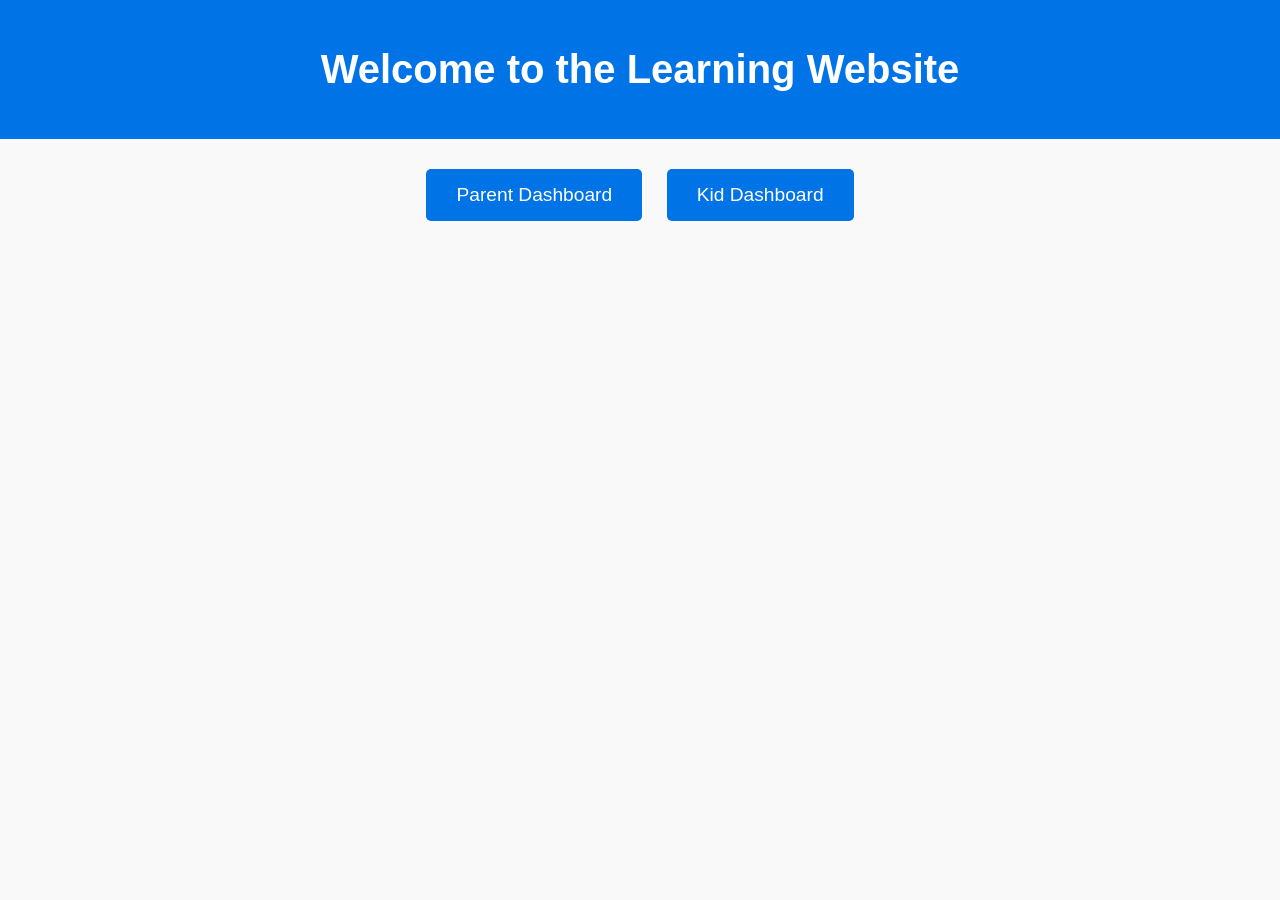
<file: learning_app/index.html>
<!DOCTYPE html>
<html>
    <head>
        <title>Learning Website</title>
        <link rel="stylesheet" href="style.css">
    </head>
    <body>
        <header>
            <h1>Welcome to the Learning Website</h1>
        </header>
        <main>
            <div>
                <a href="parent/parent.html" class="button">Parent Dashboard</a>
                <a href="kid/kid.html" class="button">Kid Dashboard</a>
            </div>
        </main>
    </body>
</html>
</file>
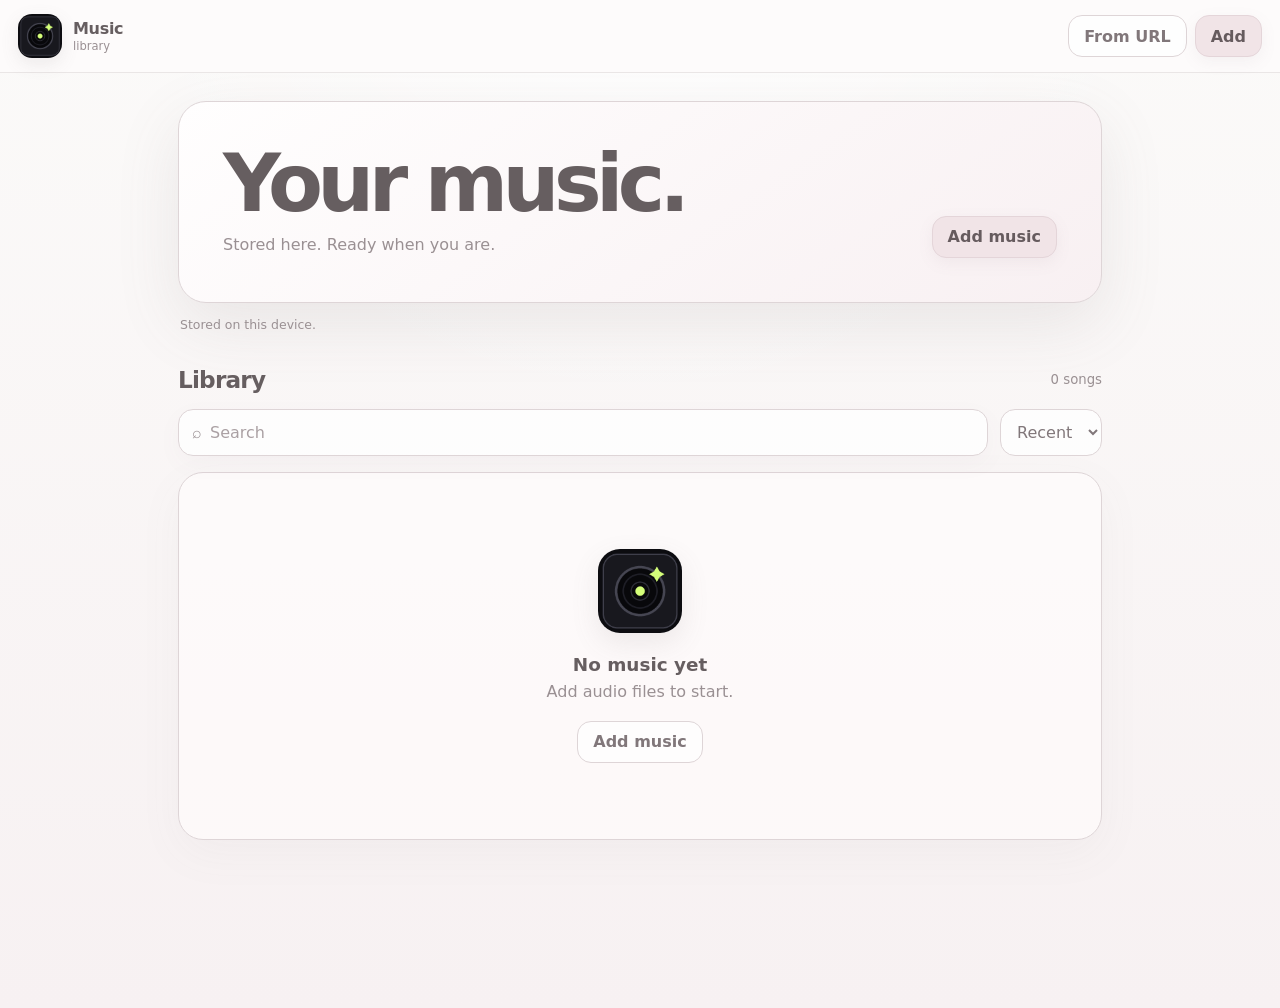
<file: slopskip/index.html>
<!doctype html>
<html lang="en">
<head>
  <meta charset="utf-8" />
  <meta name="viewport" content="width=device-width,initial-scale=1,viewport-fit=cover" />
  <meta name="theme-color" content="#fbfaf9" />
  <meta name="color-scheme" content="light" />
  <meta name="apple-mobile-web-app-capable" content="yes" />
  <meta name="apple-mobile-web-app-status-bar-style" content="default" />
  <meta name="apple-mobile-web-app-title" content="Music" />
  <link rel="manifest" href="./manifest.webmanifest" />
  <link rel="icon" href="./icon.svg" type="image/svg+xml" />
  <link rel="apple-touch-icon" href="./icon.svg" />
  <title>Music</title>
  <script>location.replace(new URL('./music.html', location.href).href + location.search + location.hash);</script>
</head>
<body style="margin:0;background:#fbfaf9;color:#665e60;font-family:system-ui,-apple-system,sans-serif">
  <noscript><a href="./music.html" style="color:inherit">Open Music</a></noscript>
</body>
</html>
</file>
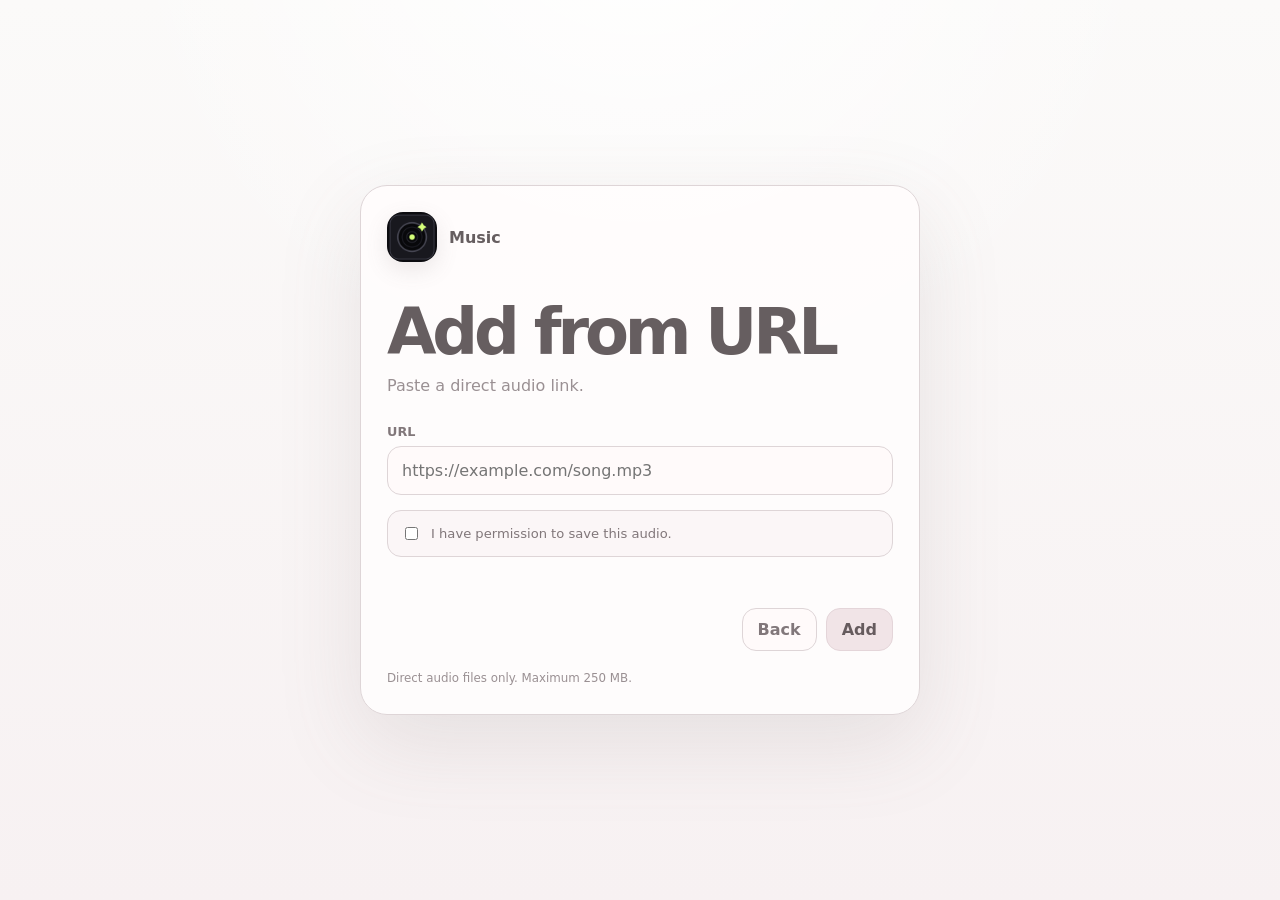
<file: slopskip/import-url.html>
<!doctype html>
<html lang="en">
<head>
  <meta charset="utf-8" />
  <meta name="viewport" content="width=device-width,initial-scale=1,viewport-fit=cover" />
  <meta name="theme-color" content="#fbfaf9" />
  <meta name="color-scheme" content="light" />
  <meta name="apple-mobile-web-app-capable" content="yes" />
  <meta name="apple-mobile-web-app-status-bar-style" content="default" />
  <meta name="apple-mobile-web-app-title" content="Music" />
  <link rel="icon" href="./icon.svg" type="image/svg+xml" />
  <link rel="apple-touch-icon" href="./icon.svg" />
  <title>Add from URL · Music</title>
  <style>
    :root{color-scheme:light;--bg:#fbfaf9;--panel:#fffdfd;--line:#ded5d7;--line2:#cfc3c6;--text:#665e60;--muted:#9a9093;--button:#f1e4e7;--buttonText:#665b5e;--danger:#b96f77;--shadow:rgba(118,104,109,.14)}
    *{box-sizing:border-box}
    body{margin:0;min-height:100vh;display:grid;place-items:center;padding:22px;background:radial-gradient(circle at 50% -8rem,#fff 0,transparent 34rem),linear-gradient(180deg,var(--bg),#f7f1f2);color:var(--text);font-family:Inter,ui-sans-serif,system-ui,-apple-system,BlinkMacSystemFont,"Segoe UI",sans-serif;-webkit-font-smoothing:antialiased}
    .card{width:min(560px,100%);padding:26px;border:1px solid var(--line);border-radius:27px;background:rgba(255,253,253,.9);box-shadow:0 28px 85px var(--shadow)}
    .brand{display:flex;align-items:center;gap:12px;margin-bottom:40px;font-weight:750}.brand img{width:50px;height:50px;border-radius:16px;box-shadow:0 8px 22px var(--shadow)}
    h1{margin:0 0 10px;font-size:clamp(2.2rem,9vw,4rem);line-height:.96;letter-spacing:-.065em;color:var(--text)}p{margin:0;color:var(--muted);line-height:1.55}
    label>span{display:block;margin-bottom:7px;color:#81777a;font-size:.8rem;font-weight:680}.field{margin:25px 0 15px}
    input[type=url]{width:100%;padding:14px;border:1px solid var(--line);border-radius:14px;outline:0;background:#fffafa;color:var(--text);font:inherit}
    .permission{display:flex;align-items:flex-start;gap:10px;padding:13px;border:1px solid var(--line);border-radius:14px;background:#fbf6f7}.permission input{margin-top:3px}.permission label{color:#81777a;font-size:.82rem;line-height:1.45}
    .actions{display:flex;justify-content:flex-end;gap:9px;margin-top:20px}.button{display:inline-flex;align-items:center;justify-content:center;min-height:43px;padding:11px 15px;border-radius:14px;font:inherit;font-weight:720;text-decoration:none}.primary{background:var(--button);color:var(--buttonText);border:1px solid #e4d5d9}.secondary{background:#fffafa;color:#81777a;border:1px solid var(--line)}.button:disabled{opacity:.5}
    .status{min-height:1.35em;margin-top:14px;color:var(--muted);font-size:.82rem}.status.error{color:var(--danger)}.fine{margin-top:18px;font-size:.74rem}
    @media(max-width:520px){.actions{display:grid}.button{width:100%}}
  </style>
</head>
<body>
  <main class="card">
    <div class="brand"><img src="./icon.svg" alt="" /><span>Music</span></div>
    <h1>Add from URL</h1>
    <p>Paste a direct audio link.</p>

    <div class="field">
      <label for="url"><span>URL</span></label>
      <input id="url" type="url" inputmode="url" autocomplete="off" placeholder="https://example.com/song.mp3" />
    </div>

    <div class="permission">
      <input id="permission" type="checkbox" />
      <label for="permission">I have permission to save this audio.</label>
    </div>

    <div id="status" class="status" role="status"></div>

    <div class="actions">
      <a class="button secondary" href="./music.html">Back</a>
      <button id="import" class="button primary" type="button">Add</button>
    </div>

    <p class="fine">Direct audio files only. Maximum 250 MB.</p>
  </main>

  <script>
    const DB_NAME='slopskip-public-v1',STORE='tracks',MAX_SIZE=250*1024*1024;
    const urlInput=document.querySelector('#url'),permission=document.querySelector('#permission'),button=document.querySelector('#import'),status=document.querySelector('#status');
    function setStatus(message,isError=false){status.textContent=message;status.classList.toggle('error',isError)}
    function openDb(){return new Promise((resolve,reject)=>{const request=indexedDB.open(DB_NAME,1);request.onupgradeneeded=()=>{const store=request.result.createObjectStore(STORE,{keyPath:'id'});store.createIndex('createdAt','createdAt')};request.onsuccess=()=>resolve(request.result);request.onerror=()=>reject(request.error)})}
    async function save(track){const database=await openDb();return new Promise((resolve,reject)=>{const request=database.transaction(STORE,'readwrite').objectStore(STORE).put(track);request.onsuccess=()=>resolve();request.onerror=()=>reject(request.error)})}
    function makeId(){return crypto.randomUUID?crypto.randomUUID():Date.now()+'-'+Math.random().toString(16).slice(2)}
    function cleanName(value){return value.replace(/\.[^.]+$/,'').replace(/[_-]+/g,' ').replace(/\s+/g,' ').trim()||'Imported audio'}
    function getFilename(response,originalUrl){const disposition=response.headers.get('content-disposition')||'';const match=disposition.match(/filename\*=UTF-8''([^;]+)|filename="?([^";]+)"?/i);let name='';try{name=match?decodeURIComponent(match[1]||match[2]):decodeURIComponent(new URL(response.url||originalUrl).pathname.split('/').pop()||'')}catch{}return name||'imported-audio'}
    function readDuration(blob){return new Promise(resolve=>{const audio=document.createElement('audio'),objectUrl=URL.createObjectURL(blob);audio.preload='metadata';audio.onloadedmetadata=()=>{const value=audio.duration;URL.revokeObjectURL(objectUrl);resolve(Number.isFinite(value)?value:0)};audio.onerror=()=>{URL.revokeObjectURL(objectUrl);resolve(0)};audio.src=objectUrl})}
    async function importAudio(){
      if(!permission.checked){setStatus('Confirm permission first.',true);return}
      let source;try{source=new URL(urlInput.value.trim())}catch{setStatus('Enter a valid URL.',true);return}
      if(!['http:','https:'].includes(source.protocol)){setStatus('Use an http or https URL.',true);return}
      button.disabled=true;setStatus('Downloading…');
      try{
        const response=await fetch(source.href,{mode:'cors',redirect:'follow'});
        if(!response.ok)throw new Error(`Server returned ${response.status}.`);
        const type=(response.headers.get('content-type')||'').split(';')[0].trim().toLowerCase();
        if(!type.startsWith('audio/'))throw new Error('That link is not a direct audio file.');
        const declaredSize=Number(response.headers.get('content-length')||0);if(declaredSize>MAX_SIZE)throw new Error('File is larger than 250 MB.');
        const blob=await response.blob();if(!blob.size)throw new Error('The file is empty.');if(blob.size>MAX_SIZE)throw new Error('File is larger than 250 MB.');
        const name=getFilename(response,source.href),file=new File([blob],name,{type:type||blob.type,lastModified:Date.now()});
        await save({id:makeId(),title:cleanName(name),artist:'Unknown',album:'',audio:file,artwork:null,duration:await readDuration(blob),createdAt:Date.now(),sourceUrl:source.href});
        if(navigator.storage?.persist)navigator.storage.persist().catch(()=>{});
        setStatus('Added.');setTimeout(()=>location.href='./music.html',450);
      }catch(error){console.error(error);const hint=error instanceof TypeError?' The source may block browser downloads.':'';setStatus((error.message||'Could not add audio.')+hint,true)}finally{button.disabled=false}
    }
    button.addEventListener('click',importAudio);urlInput.addEventListener('keydown',event=>{if(event.key==='Enter'){event.preventDefault();importAudio()}});
  </script>
</body>
</html>
</file>
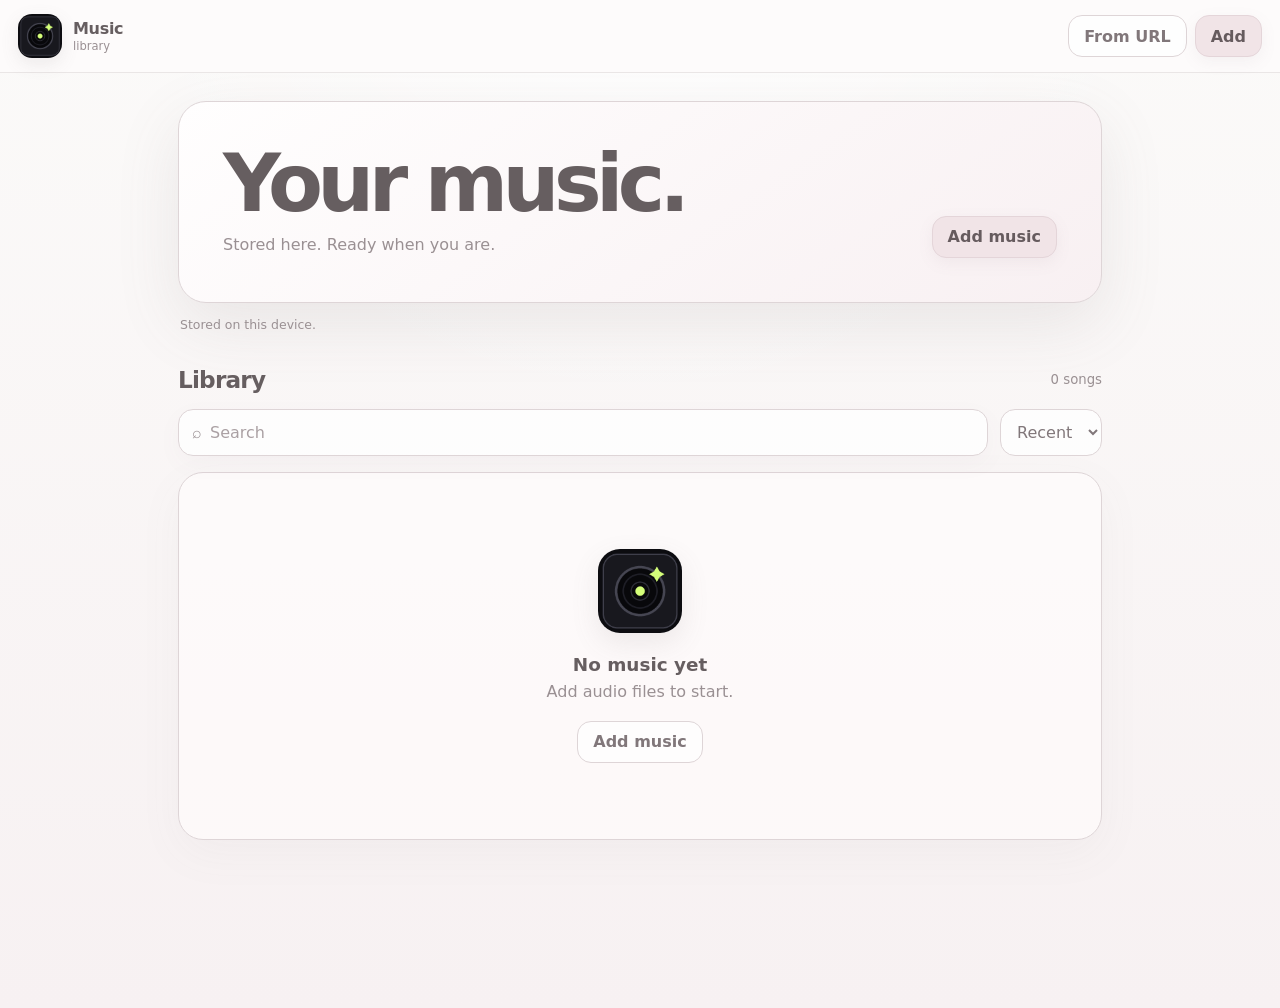
<file: slopskip/music.html>
<!doctype html>
<html lang="en">
<head>
  <meta charset="utf-8" />
  <meta name="viewport" content="width=device-width,initial-scale=1,viewport-fit=cover" />
  <meta name="theme-color" content="#fbfaf9" />
  <meta name="color-scheme" content="light" />
  <meta name="apple-mobile-web-app-capable" content="yes" />
  <meta name="apple-mobile-web-app-status-bar-style" content="default" />
  <meta name="apple-mobile-web-app-title" content="Music" />
  <meta name="description" content="Your local music library." />
  <link rel="manifest" href="./manifest.webmanifest" />
  <link rel="icon" href="./icon.svg" type="image/svg+xml" />
  <link rel="apple-touch-icon" href="./icon.svg" />
  <title>Music</title>
  <link rel="stylesheet" href="./music.css" />
</head>
<body>
  <header class="topbar">
    <div class="brand"><img src="./icon.svg" alt="" /><span><strong>Music</strong><small>library</small></span></div>
    <div class="top-actions"><a class="button secondary" href="./import-url.html">From URL</a><button class="button primary" id="importTop" type="button">Add</button></div>
  </header>

  <main>
    <section class="hero"><div><h1>Your music.</h1><p>Stored here. Ready when you are.</p></div><button class="button primary" id="importHero" type="button">Add music</button></section>
    <p class="local-note">Stored on this device.</p>
    <section>
      <div class="section-head"><h2>Library</h2><span id="count">0 songs</span></div>
      <div class="toolbar"><label class="search">⌕<input id="search" type="search" placeholder="Search" aria-label="Search library" /></label><select id="sort" aria-label="Sort library"><option value="recent">Recent</option><option value="title">Title</option><option value="artist">Artist</option></select></div>
      <div class="empty" id="empty"><img src="./icon.svg" alt="" /><h3>No music yet</h3><p>Add audio files to start.</p><button class="button secondary" id="importEmpty" type="button">Add music</button></div>
      <ul class="tracks" id="tracks"></ul>
    </section>
  </main>

  <section class="player" id="player" aria-label="Now playing" hidden>
    <div class="now"><img id="nowArt" alt="" /><div><strong id="nowTitle"></strong><span id="nowArtist"></span></div></div>
    <div class="controls"><button class="icon" id="prev" type="button" aria-label="Previous">◀</button><button class="play" id="play" type="button" aria-label="Play">▶</button><button class="icon" id="next" type="button" aria-label="Next">▶</button></div>
    <audio id="audio" preload="auto" playsinline webkit-playsinline></audio>
  </section>

  <dialog id="importDialog"><form class="modal" id="importForm"><div class="modal-head"><h2>Add music</h2><button class="icon" type="button" data-close="importDialog" aria-label="Close">×</button></div><label class="drop"><strong>Choose audio files</strong><span>Select one or more files.</span><input id="files" type="file" accept="audio/*,.mp3,.m4a,.aac,.wav,.ogg,.oga,.opus,.flac" multiple required /></label><div class="import-options"><a class="button secondary" href="./import-url.html">From URL</a><button class="button primary" type="submit">Add files</button></div><div class="status" id="importStatus"></div></form></dialog>

  <dialog id="editDialog"><form class="modal" id="editForm"><div class="modal-head"><h2>Edit</h2><button class="icon" type="button" data-close="editDialog" aria-label="Close">×</button></div><div class="edit-art"><img id="editPreview" alt="Artwork" /><label><span>Artwork</span><input id="editArt" type="file" accept="image/*" /></label></div><div class="fields"><label><span>Title</span><input id="editTitle" required maxlength="180" /></label><label><span>Artist</span><input id="editArtist" maxlength="180" /></label><label><span>Album</span><input id="editAlbum" maxlength="180" /></label></div><div class="status" id="editStatus"></div><div class="actions split"><button class="button danger" type="button" id="delete">Delete</button><div><button class="button ghost" type="button" data-close="editDialog">Cancel</button><button class="button primary" type="submit">Save</button></div></div></form></dialog>

  <div class="toast" id="toast" role="status" hidden></div>

  <script src="./music.js" defer></script>
</body>
</html>
</file>
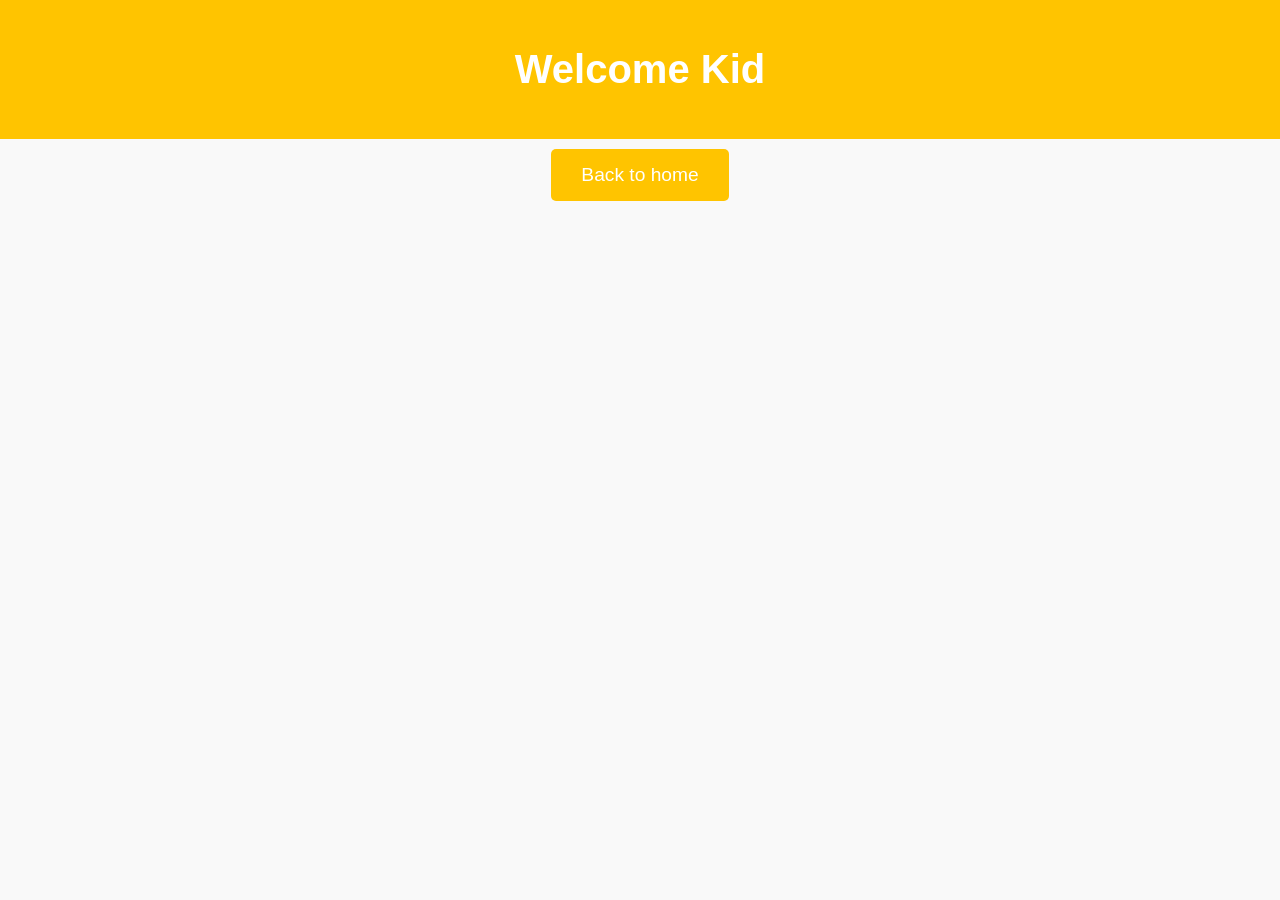
<file: learning_app/kid/kid.html>
<!DOCTYPE html>
<html>
    <head>
        <title>Kid Dashboard</title>
        <link rel="stylesheet" href="kid.css">
    </head>
    <body>
        <header>
            <h1>Welcome Kid</h1>
        </header>
        <div>
            <a href="../index.html" class="button">Back to home</a>
        </div>
    </body>
</html>
</file>
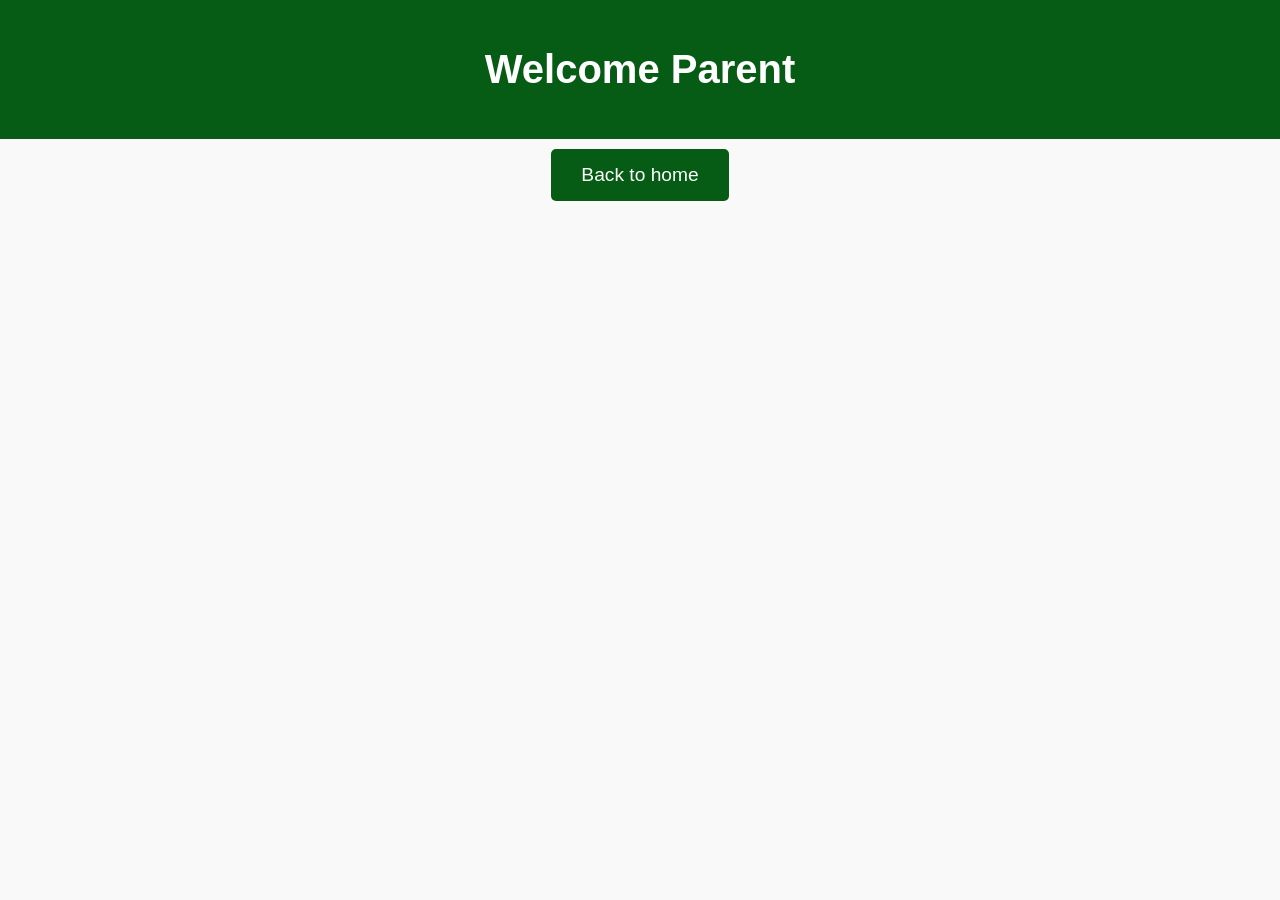
<file: learning_app/parent/parent.html>
<!DOCTYPE html>
<html>
    <head>
        <title>Parent Dashboard</title>
        <link rel="stylesheet" href="parent.css">
    </head>
    <body>
        <header>
            <h1>Welcome Parent</h1>
        </header>
        <div>
            <a href="../index.html" class="button">Back to home</a>
        </div>
    </body>
</html>
</file>
<file: learning_app/style.css>
body {
    font-family: Arial, sans-serif;
    text-align: center;
    background-color: #f9f9f9;
    margin: 0;
    padding: 0;
}

header {
    background-color: #0073e6;
    color: white;
    padding: 20px;
}

h1 {
    font-size: 2.5rem;
}

main {
    padding: 20px;
}

.button {
    display: inline-block;
    text-decoration: none;
    background-color: #0073e6;
    color: white;
    padding: 15px 30px;
    margin: 10px;
    border-radius: 5px;
    font-size: 1.2rem;
}

.button:hover {
    background-color: #005bb5;
}
</file>
<file: slopskip/music.css>
:root{color-scheme:light;--bg:#fbfaf9;--bg2:#f7f1f2;--panel:#fffdfd;--raised:#f8f0f2;--line:#ded5d7;--line2:#cfc3c6;--text:#665e60;--muted:#9a9093;--soft:#81777a;--button:#f1e4e7;--buttonText:#665b5e;--danger:#b96f77;--shadow:rgba(118,104,109,.12)}
*{box-sizing:border-box}html,body{margin:0;min-height:100%}body{padding-bottom:104px;background:radial-gradient(circle at 50% -8rem,#fff 0,transparent 34rem),linear-gradient(180deg,var(--bg) 0,var(--bg2) 100%);color:var(--text);font-family:Inter,ui-sans-serif,system-ui,-apple-system,BlinkMacSystemFont,"Segoe UI",sans-serif;-webkit-font-smoothing:antialiased}button,input,select{font:inherit}button,a{-webkit-tap-highlight-color:transparent}button{cursor:pointer}
.topbar{position:sticky;top:0;z-index:5;display:flex;justify-content:space-between;align-items:center;gap:16px;padding:calc(14px + env(safe-area-inset-top)) 18px 14px;background:rgba(253,251,251,.9);backdrop-filter:blur(22px);border-bottom:1px solid rgba(154,143,146,.2)}
.brand{display:flex;align-items:center;gap:11px}.brand img{width:44px;height:44px;border-radius:14px;box-shadow:0 6px 18px var(--shadow)}.brand strong,.brand small{display:block}.brand strong{font-size:1rem;letter-spacing:-.02em;color:var(--text)}.brand small{margin-top:1px;color:var(--muted);font-size:.72rem}.top-actions{display:flex;gap:8px}
.button,.icon{border:0;text-decoration:none}.button{display:inline-flex;align-items:center;justify-content:center;min-height:42px;padding:10px 15px;border-radius:14px;font-weight:720}.primary{background:var(--button);color:var(--buttonText);border:1px solid #e4d5d9;box-shadow:0 5px 16px rgba(140,119,125,.08)}.secondary{background:rgba(255,255,255,.72);color:var(--soft);border:1px solid var(--line)}.ghost{background:transparent;color:var(--muted)}.danger{background:#f8e9eb;color:var(--danger);border:1px solid #ead4d8}.icon{display:grid;place-items:center;width:42px;height:42px;border-radius:14px;background:rgba(255,255,255,.72);color:var(--soft);border:1px solid var(--line)}
main{width:min(960px,100%);margin:auto;padding:28px 18px 64px}.hero{display:grid;grid-template-columns:1fr auto;align-items:end;gap:22px;padding:clamp(25px,5vw,44px);border:1px solid var(--line);border-radius:28px;background:linear-gradient(145deg,#fffefe,#f8f0f2);box-shadow:0 22px 65px var(--shadow)}h1,h2,h3,p{margin-top:0}h1{max-width:700px;margin-bottom:11px;font-size:clamp(2.4rem,8vw,5rem);line-height:.95;letter-spacing:-.07em;font-weight:760;color:var(--text)}.hero p{max-width:540px;margin-bottom:0;color:var(--muted);line-height:1.55}.local-note{margin:14px 2px 34px;color:var(--muted);font-size:.78rem}
.section-head,.toolbar{display:flex;justify-content:space-between;align-items:center;gap:12px}.section-head h2{margin:0;font-size:1.45rem;letter-spacing:-.035em;color:var(--text)}#count{color:var(--muted);font-size:.83rem}.toolbar{margin:16px 0}.search{flex:1;display:flex;align-items:center;gap:8px;min-width:0;padding:0 13px;border:1px solid var(--line);border-radius:15px;background:rgba(255,255,255,.76);color:var(--muted);box-shadow:0 8px 24px rgba(125,110,115,.04)}.search input{width:100%;min-width:0;padding:13px 0;border:0;outline:0;background:transparent;color:var(--text)}.search input::placeholder{color:#aaa0a3}select{padding:12px;border:1px solid var(--line);border-radius:15px;outline:0;color:var(--soft);background:rgba(255,255,255,.76)}
.empty{padding:76px 20px;text-align:center;border:1px solid var(--line);border-radius:25px;background:rgba(255,253,253,.7);color:var(--muted);box-shadow:0 14px 45px rgba(125,110,115,.05)}.empty img{width:84px;height:84px;margin-bottom:17px;border-radius:22px;box-shadow:0 10px 28px var(--shadow)}.empty h3{margin-bottom:7px;color:var(--text);font-size:1.15rem}.empty p{margin-bottom:20px}
.tracks{display:grid;gap:9px;margin:0;padding:0;list-style:none}.track{display:grid;grid-template-columns:minmax(0,1fr) auto auto;align-items:center;gap:10px;padding:9px;border:1px solid var(--line);border-radius:19px;background:rgba(255,253,253,.78);box-shadow:0 10px 28px rgba(125,110,115,.05)}.track.active{border-color:var(--line2);background:var(--raised)}.track-main{display:flex;align-items:center;gap:13px;min-width:0;padding:0;border:0;background:transparent;color:inherit;text-align:left}.art{width:57px;height:57px;flex:0 0 auto;object-fit:cover;border-radius:14px;background:#f5eff0}.track-copy{min-width:0}.track-copy strong,.track-copy span{display:block;overflow:hidden;text-overflow:ellipsis;white-space:nowrap}.track-copy strong{letter-spacing:-.015em;color:var(--text)}.track-copy span,.duration{margin-top:4px;color:var(--muted);font-size:.82rem}
.player{position:fixed;left:50%;bottom:max(10px,env(safe-area-inset-bottom));z-index:10;display:grid;grid-template-columns:minmax(0,1fr) auto;align-items:center;gap:12px;width:calc(100% - 20px);max-width:930px;transform:translateX(-50%);padding:10px;border:1px solid var(--line2);border-radius:22px;background:rgba(255,252,252,.94);box-shadow:0 18px 55px rgba(112,94,100,.18);backdrop-filter:blur(25px)}.now{display:flex;align-items:center;gap:11px;min-width:0}.now img{width:51px;height:51px;flex:0 0 auto;object-fit:cover;border-radius:13px}.now div{min-width:0}.now strong,.now span{display:block;overflow:hidden;text-overflow:ellipsis;white-space:nowrap}.now strong{color:var(--text)}.now span{margin-top:3px;color:var(--muted);font-size:.8rem}.controls{display:flex;align-items:center;gap:7px;flex:0 0 auto}.play{width:48px;height:48px;border:1px solid #e4d5d9;border-radius:50%;background:var(--button);color:var(--buttonText);font-size:1rem;box-shadow:0 6px 16px rgba(140,119,125,.1)}
dialog{width:min(520px,calc(100% - 24px));padding:0;border:1px solid var(--line2);border-radius:25px;background:#fffdfd;color:var(--text);box-shadow:0 30px 100px rgba(108,89,95,.22)}dialog::backdrop{background:rgba(111,98,101,.2);backdrop-filter:blur(6px)}.modal{padding:23px}.modal-head{display:flex;justify-content:space-between;align-items:center;gap:12px}.modal-head h2{margin-bottom:0;letter-spacing:-.035em;color:var(--text)}.drop{display:block;margin:19px 0 11px;padding:29px 16px;border:1px dashed var(--line2);border-radius:19px;background:#fbf6f7;text-align:center}.drop span{display:block;margin-top:7px;color:var(--muted);font-size:.82rem}.drop input{width:100%;margin-top:15px;color:var(--muted)}.import-options{display:grid;grid-template-columns:1fr 1fr;gap:9px;margin-bottom:6px}.fields{display:grid;gap:12px}label>span{display:block;margin-bottom:6px;color:var(--muted);font-size:.78rem}.fields input{width:100%;padding:12px;border:1px solid var(--line);border-radius:13px;outline:0;background:#fffafa;color:var(--text)}.edit-art{display:flex;align-items:center;gap:15px;margin:16px 0}.edit-art img{width:78px;height:78px;object-fit:cover;border-radius:17px}.actions{display:flex;justify-content:flex-end;gap:9px;margin-top:19px}.actions.split{justify-content:space-between}.status{min-height:1.3em;margin-top:10px;color:var(--muted);font-size:.82rem}.toast{position:fixed;left:50%;bottom:105px;z-index:30;max-width:calc(100% - 28px);transform:translateX(-50%);padding:11px 15px;border:1px solid var(--line2);border-radius:999px;background:#fffafa;color:var(--text);box-shadow:0 10px 35px rgba(112,94,100,.18);font-weight:700;white-space:normal;text-align:center}[hidden]{display:none!important}
@media(max-width:680px){body{padding-bottom:100px}.top-actions .secondary{display:none}.hero{grid-template-columns:1fr}.hero .button{width:100%}.toolbar{align-items:stretch}select{max-width:130px}.track{grid-template-columns:minmax(0,1fr) auto}.duration{display:none}.player{grid-template-columns:minmax(0,1fr) auto;gap:8px}.now img{width:48px;height:48px}.controls{gap:5px}.controls .icon{width:40px;height:40px}.play{width:46px;height:46px}.toast{bottom:92px}}
</file>
<file: learning_app/kid/kid.css>
body {
    font-family: Arial, sans-serif;
    text-align: center;
    background-color: #f9f9f9;
    margin: 0;
    padding: 0;
}

header {
    background-color: rgb(255, 196, 0);
    color: white;
    padding: 20px;
}

h1 {
    font-size: 2.5rem;
}

main {
    padding: 20px;
}

.button {
    display: inline-block;
    text-decoration: none;
    background-color: rgb(255, 196, 0);
    color: white;
    padding: 15px 30px;
    margin: 10px;
    border-radius: 5px;
    font-size: 1.2rem;
}

.button:hover {
    background-color: rgb(221, 170, 3);
}
</file>
<file: learning_app/parent/parent.css>
body {
    font-family: Arial, sans-serif;
    text-align: center;
    background-color: #f9f9f9;
    margin: 0;
    padding: 0;
}

header {
    background-color: rgb(6, 92, 20);
    color: white;
    padding: 20px;
}

h1 {
    font-size: 2.5rem;
}

main {
    padding: 20px;
}

.button {
    display: inline-block;
    text-decoration: none;
    background-color: rgb(6, 92, 20);
    color: white;
    padding: 15px 30px;
    margin: 10px;
    border-radius: 5px;
    font-size: 1.2rem;
}

.button:hover {
    background-color: rgb(5, 68, 15);
}
</file>
